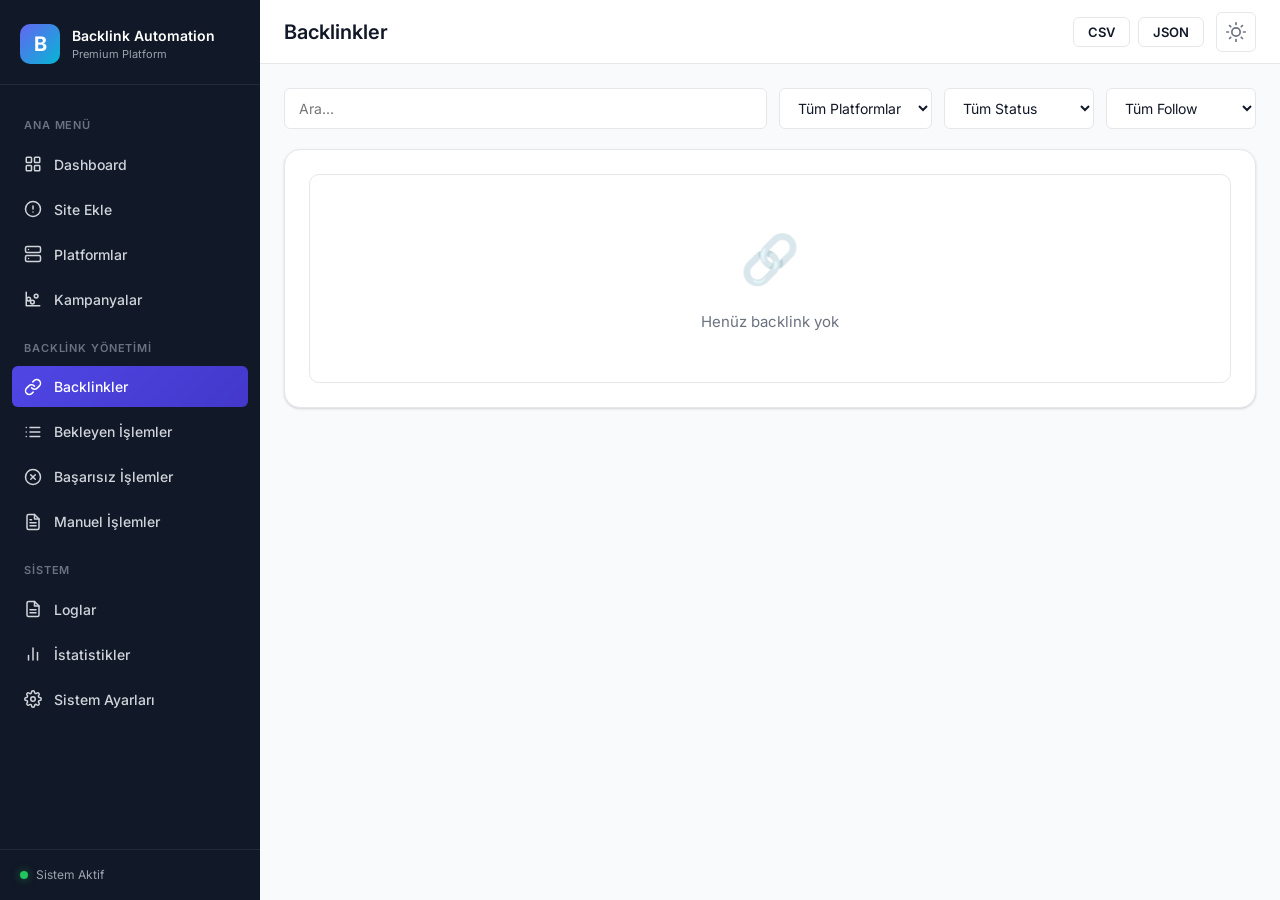
<file: backlinks.html>
<!DOCTYPE html>
<html lang="tr" data-theme="light">
<head>
  <meta charset="UTF-8">
  <meta name="viewport" content="width=device-width, initial-scale=1.0">
  <title>Backlinkler — Premium Backlink Automation</title>
  <link rel="preconnect" href="https://fonts.googleapis.com">
  <link rel="preconnect" href="https://fonts.gstatic.com" crossorigin>
  <link href="https://fonts.googleapis.com/css2?family=Inter:wght@400;500;600;700&family=JetBrains+Mono:wght@400;500&display=swap" rel="stylesheet">
  <link rel="stylesheet" href="assets/style.css">
  <link rel="icon" type="image/svg+xml" href="data:image/svg+xml,<svg xmlns='http://www.w3.org/2000/svg' viewBox='0 0 100 100'><rect width='100' height='100' rx='20' fill='%234f46e5'/><text x='50' y='70' font-size='60' font-weight='bold' fill='white' text-anchor='middle'>B</text></svg>">
</head>
<body>
<div class="app-layout">
  <aside class="sidebar">
    <div class="sidebar-header"><div class="sidebar-logo"><div class="sidebar-logo-icon">B</div><div class="sidebar-logo-text">Backlink Automation<span>Premium Platform</span></div></div></div>
    <nav class="sidebar-nav">
      <div class="sidebar-nav-section">Ana Menü</div>
      <a href="index.html" class="sidebar-nav-item"><svg xmlns="http://www.w3.org/2000/svg" width="18" height="18" viewBox="0 0 24 24" fill="none" stroke="currentColor" stroke-width="2" stroke-linecap="round" stroke-linejoin="round"><rect x="3" y="3" width="7" height="7" rx="1"/><rect x="14" y="3" width="7" height="7" rx="1"/><rect x="3" y="14" width="7" height="7" rx="1"/><rect x="14" y="14" width="7" height="7" rx="1"/></svg> Dashboard</a>
      <a href="site.html" class="sidebar-nav-item"><svg xmlns="http://www.w3.org/2000/svg" width="18" height="18" viewBox="0 0 24 24" fill="none" stroke="currentColor" stroke-width="2" stroke-linecap="round" stroke-linejoin="round"><circle cx="12" cy="12" r="10"/><line x1="12" y1="8" x2="12" y2="12"/><line x1="12" y1="16" x2="12.01" y2="16"/></svg> Site Ekle</a>
      <a href="platforms.html" class="sidebar-nav-item"><svg xmlns="http://www.w3.org/2000/svg" width="18" height="18" viewBox="0 0 24 24" fill="none" stroke="currentColor" stroke-width="2" stroke-linecap="round" stroke-linejoin="round"><rect x="2" y="2" width="20" height="8" rx="2"/><rect x="2" y="14" width="20" height="8" rx="2"/><line x1="6" y1="6" x2="6.01" y2="6"/><line x1="6" y1="18" x2="6.01" y2="18"/></svg> Platformlar</a>
      <a href="campaigns.html" class="sidebar-nav-item"><svg xmlns="http://www.w3.org/2000/svg" width="18" height="18" viewBox="0 0 24 24" fill="none" stroke="currentColor" stroke-width="2" stroke-linecap="round" stroke-linejoin="round"><path d="M3 3v18h18"/><path d="M18.7 8a2.5 2.5 0 0 0-5 0 2.5 2.5 0 0 0 5 0z"/><path d="M8.7 12a2.5 2.5 0 0 0-5 0 2.5 2.5 0 0 0 5 0z"/><path d="M13.7 16a2.5 2.5 0 0 0-5 0 2.5 2.5 0 0 0 5 0z"/></svg> Kampanyalar</a>
      <div class="sidebar-nav-section">Backlink Yönetimi</div>
      <a href="backlinks.html" class="sidebar-nav-item active"><svg xmlns="http://www.w3.org/2000/svg" width="18" height="18" viewBox="0 0 24 24" fill="none" stroke="currentColor" stroke-width="2" stroke-linecap="round" stroke-linejoin="round"><path d="M10 13a5 5 0 0 0 7.54.54l3-3a5 5 0 0 0-7.07-7.07l-1.72 1.71"/><path d="M14 11a5 5 0 0 0-7.54-.54l-3 3a5 5 0 0 0 7.07 7.07l1.71-1.71"/></svg> Backlinkler</a>
      <a href="queue.html" class="sidebar-nav-item"><svg xmlns="http://www.w3.org/2000/svg" width="18" height="18" viewBox="0 0 24 24" fill="none" stroke="currentColor" stroke-width="2" stroke-linecap="round" stroke-linejoin="round"><line x1="8" y1="6" x2="21" y2="6"/><line x1="8" y1="12" x2="21" y2="12"/><line x1="8" y1="18" x2="21" y2="18"/><line x1="3" y1="6" x2="3.01" y2="6"/><line x1="3" y1="12" x2="3.01" y2="12"/><line x1="3" y1="18" x2="3.01" y2="18"/></svg> Bekleyen İşlemler</a>
      <a href="failed.html" class="sidebar-nav-item"><svg xmlns="http://www.w3.org/2000/svg" width="18" height="18" viewBox="0 0 24 24" fill="none" stroke="currentColor" stroke-width="2" stroke-linecap="round" stroke-linejoin="round"><circle cx="12" cy="12" r="10"/><line x1="15" y1="9" x2="9" y2="15"/><line x1="9" y1="9" x2="15" y2="15"/></svg> Başarısız İşlemler</a>
      <a href="manual.html" class="sidebar-nav-item"><svg xmlns="http://www.w3.org/2000/svg" width="18" height="18" viewBox="0 0 24 24" fill="none" stroke="currentColor" stroke-width="2" stroke-linecap="round" stroke-linejoin="round"><path d="M14 2H6a2 2 0 0 0-2 2v16a2 2 0 0 0 2 2h12a2 2 0 0 0 2-2V8z"/><polyline points="14 2 14 8 20 8"/><line x1="16" y1="13" x2="8" y2="13"/><line x1="16" y1="17" x2="8" y2="17"/><polyline points="10 9 9 9 8 9"/></svg> Manuel İşlemler</a>
      <div class="sidebar-nav-section">Sistem</div>
      <a href="logs.html" class="sidebar-nav-item"><svg xmlns="http://www.w3.org/2000/svg" width="18" height="18" viewBox="0 0 24 24" fill="none" stroke="currentColor" stroke-width="2" stroke-linecap="round" stroke-linejoin="round"><path d="M14 2H6a2 2 0 0 0-2 2v16a2 2 0 0 0 2 2h12a2 2 0 0 0 2-2V8z"/><polyline points="14 2 14 8 20 8"/><line x1="16" y1="13" x2="8" y2="13"/><line x1="16" y1="17" x2="8" y2="17"/></svg> Loglar</a>
      <a href="statistics.html" class="sidebar-nav-item"><svg xmlns="http://www.w3.org/2000/svg" width="18" height="18" viewBox="0 0 24 24" fill="none" stroke="currentColor" stroke-width="2" stroke-linecap="round" stroke-linejoin="round"><line x1="18" y1="20" x2="18" y2="10"/><line x1="12" y1="20" x2="12" y2="4"/><line x1="6" y1="20" x2="6" y2="14"/></svg> İstatistikler</a>
      <a href="settings.html" class="sidebar-nav-item"><svg xmlns="http://www.w3.org/2000/svg" width="18" height="18" viewBox="0 0 24 24" fill="none" stroke="currentColor" stroke-width="2" stroke-linecap="round" stroke-linejoin="round"><circle cx="12" cy="12" r="3"/><path d="M19.4 15a1.65 1.65 0 0 0 .33 1.82l.06.06a2 2 0 0 1 0 2.83 2 2 0 0 1-2.83 0l-.06-.06a1.65 1.65 0 0 0-1.82-.33 1.65 1.65 0 0 0-1 1.51V21a2 2 0 0 1-2 2 2 2 0 0 1-2-2v-.09A1.65 1.65 0 0 0 9 19.4a1.65 1.65 0 0 0-1.82.33l-.06.06a2 2 0 0 1-2.83 0 2 2 0 0 1 0-2.83l.06-.06a1.65 1.65 0 0 0 .33-1.82 1.65 1.65 0 0 0-1.51-1H3a2 2 0 0 1-2-2 2 2 0 0 1 2-2h.09A1.65 1.65 0 0 0 4.6 9a1.65 1.65 0 0 0-.33-1.82l-.06-.06a2 2 0 0 1 0-2.83 2 2 0 0 1 2.83 0l.06.06a1.65 1.65 0 0 0 1.82.33H9a1.65 1.65 0 0 0 1-1.51V3a2 2 0 0 1 2-2 2 2 0 0 1 2 2v.09a1.65 1.65 0 0 0 1 1.51 1.65 1.65 0 0 0 1.82-.33l.06-.06a2 2 0 0 1 2.83 0 2 2 0 0 1 0 2.83l-.06.06a1.65 1.65 0 0 0-.33 1.82V9a1.65 1.65 0 0 0 1.51 1H21a2 2 0 0 1 2 2 2 2 0 0 1-2 2h-.09a1.65 1.65 0 0 0-1.51 1z"/></svg> Sistem Ayarları</a>
    </nav>
    <div class="sidebar-footer"><div class="sidebar-status"><span class="status-dot active"></span><span>Sistem Aktif</span></div></div>
  </aside>
  <div class="main-content">
    <header class="header">
      <div style="display:flex;align-items:center;gap:12px">
        <button class="menu-toggle" id="menuToggle"><svg xmlns="http://www.w3.org/2000/svg" width="20" height="20" viewBox="0 0 24 24" fill="none" stroke="currentColor" stroke-width="2"><line x1="3" y1="12" x2="21" y2="12"/><line x1="3" y1="6" x2="21" y2="6"/><line x1="3" y1="18" x2="21" y2="18"/></svg></button>
        <span class="header-title">Backlinkler</span>
      </div>
      <div class="header-actions">
        <div class="export-buttons">
          <button class="btn btn-secondary btn-sm" id="exportCsv">CSV</button>
          <button class="btn btn-secondary btn-sm" id="exportJson">JSON</button>
        </div>
        <button class="theme-toggle" id="themeToggle"><svg xmlns="http://www.w3.org/2000/svg" width="20" height="20" viewBox="0 0 24 24" fill="none" stroke="currentColor" stroke-width="2" stroke-linecap="round" stroke-linejoin="round"><circle cx="12" cy="12" r="5"/><line x1="12" y1="1" x2="12" y2="3"/><line x1="12" y1="21" x2="12" y2="23"/><line x1="4.22" y1="4.22" x2="5.64" y2="5.64"/><line x1="18.36" y1="18.36" x2="19.78" y2="19.78"/><line x1="1" y1="12" x2="3" y2="12"/><line x1="21" y1="12" x2="23" y2="12"/><line x1="4.22" y1="19.78" x2="5.64" y2="18.36"/><line x1="18.36" y1="5.64" x2="19.78" y2="4.22"/></svg></button>
      </div>
    </header>
    <main class="content-area">
      <div class="filter-bar">
        <input type="text" class="form-input filter-search" placeholder="Ara...">
        <select class="form-select"><option value="">Tüm Platformlar</option><option>GitHub</option><option>Blogger</option><option>Dev.to</option><option>WordPress</option></select>
        <select class="form-select"><option value="">Tüm Status</option><option>Verified</option><option>Pending</option><option>Failed</option><option>Removed</option></select>
        <select class="form-select"><option value="">Tüm Follow</option><option>Dofollow</option><option>Nofollow</option></select>
      </div>
      <div class="card">
        <div class="table-container" id="backlinksTable"></div>
      </div>
    </main>
  </div>
</div>
<script src="assets/app.js"></script>
</body>
</html>
</file>
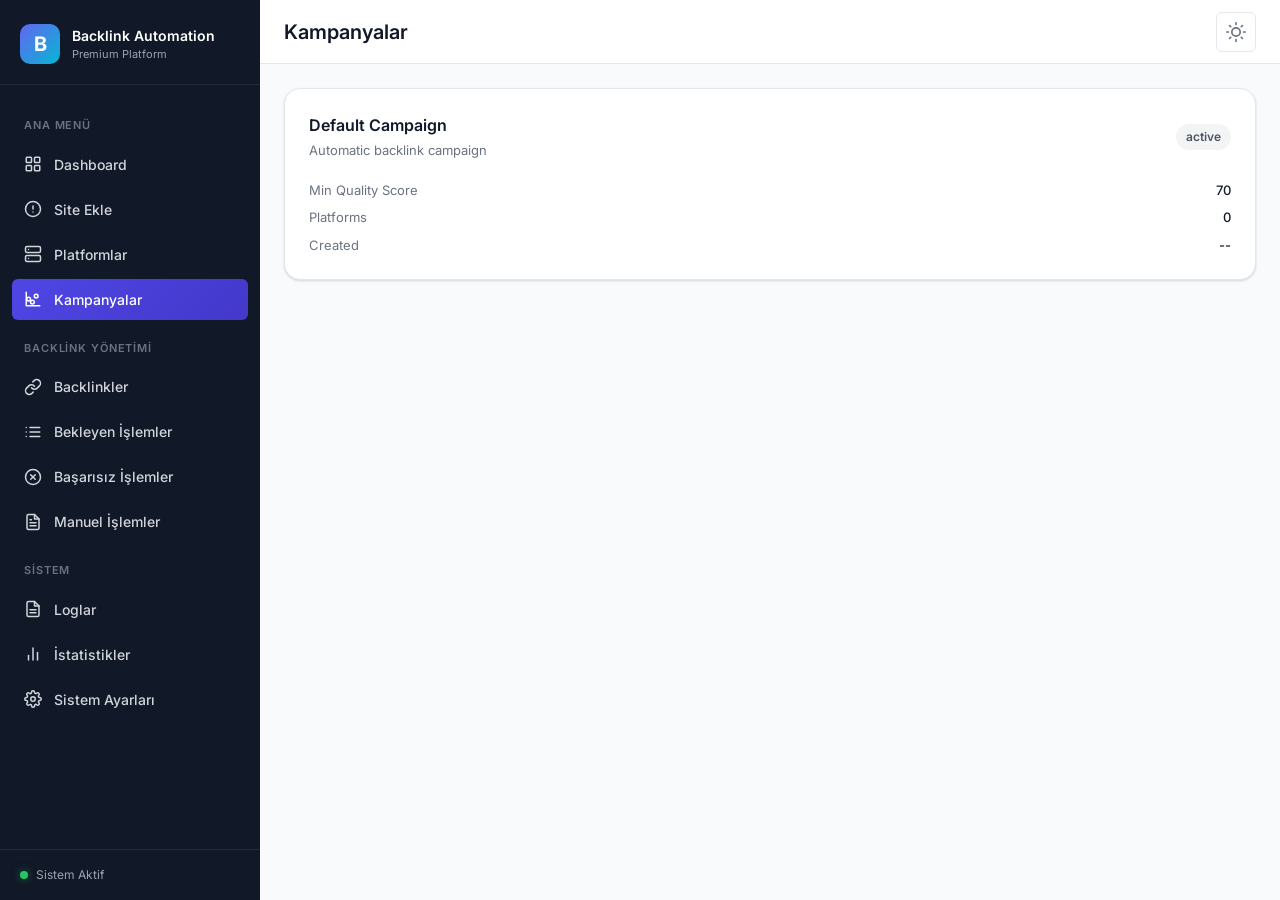
<file: campaigns.html>
<!DOCTYPE html>
<html lang="tr" data-theme="light">
<head>
  <meta charset="UTF-8">
  <meta name="viewport" content="width=device-width, initial-scale=1.0">
  <title>Kampanyalar — Premium Backlink Automation</title>
  <link rel="preconnect" href="https://fonts.googleapis.com">
  <link rel="preconnect" href="https://fonts.gstatic.com" crossorigin>
  <link href="https://fonts.googleapis.com/css2?family=Inter:wght@400;500;600;700&family=JetBrains+Mono:wght@400;500&display=swap" rel="stylesheet">
  <link rel="stylesheet" href="assets/style.css">
  <link rel="icon" type="image/svg+xml" href="data:image/svg+xml,<svg xmlns='http://www.w3.org/2000/svg' viewBox='0 0 100 100'><rect width='100' height='100' rx='20' fill='%234f46e5'/><text x='50' y='70' font-size='60' font-weight='bold' fill='white' text-anchor='middle'>B</text></svg>">
</head>
<body>
<div class="app-layout">
  <aside class="sidebar">
    <div class="sidebar-header"><div class="sidebar-logo"><div class="sidebar-logo-icon">B</div><div class="sidebar-logo-text">Backlink Automation<span>Premium Platform</span></div></div></div>
    <nav class="sidebar-nav">
      <div class="sidebar-nav-section">Ana Menü</div>
      <a href="index.html" class="sidebar-nav-item"><svg xmlns="http://www.w3.org/2000/svg" width="18" height="18" viewBox="0 0 24 24" fill="none" stroke="currentColor" stroke-width="2" stroke-linecap="round" stroke-linejoin="round"><rect x="3" y="3" width="7" height="7" rx="1"/><rect x="14" y="3" width="7" height="7" rx="1"/><rect x="3" y="14" width="7" height="7" rx="1"/><rect x="14" y="14" width="7" height="7" rx="1"/></svg> Dashboard</a>
      <a href="site.html" class="sidebar-nav-item"><svg xmlns="http://www.w3.org/2000/svg" width="18" height="18" viewBox="0 0 24 24" fill="none" stroke="currentColor" stroke-width="2" stroke-linecap="round" stroke-linejoin="round"><circle cx="12" cy="12" r="10"/><line x1="12" y1="8" x2="12" y2="12"/><line x1="12" y1="16" x2="12.01" y2="16"/></svg> Site Ekle</a>
      <a href="platforms.html" class="sidebar-nav-item"><svg xmlns="http://www.w3.org/2000/svg" width="18" height="18" viewBox="0 0 24 24" fill="none" stroke="currentColor" stroke-width="2" stroke-linecap="round" stroke-linejoin="round"><rect x="2" y="2" width="20" height="8" rx="2"/><rect x="2" y="14" width="20" height="8" rx="2"/><line x1="6" y1="6" x2="6.01" y2="6"/><line x1="6" y1="18" x2="6.01" y2="18"/></svg> Platformlar</a>
      <a href="campaigns.html" class="sidebar-nav-item active"><svg xmlns="http://www.w3.org/2000/svg" width="18" height="18" viewBox="0 0 24 24" fill="none" stroke="currentColor" stroke-width="2" stroke-linecap="round" stroke-linejoin="round"><path d="M3 3v18h18"/><path d="M18.7 8a2.5 2.5 0 0 0-5 0 2.5 2.5 0 0 0 5 0z"/><path d="M8.7 12a2.5 2.5 0 0 0-5 0 2.5 2.5 0 0 0 5 0z"/><path d="M13.7 16a2.5 2.5 0 0 0-5 0 2.5 2.5 0 0 0 5 0z"/></svg> Kampanyalar</a>
      <div class="sidebar-nav-section">Backlink Yönetimi</div>
      <a href="backlinks.html" class="sidebar-nav-item"><svg xmlns="http://www.w3.org/2000/svg" width="18" height="18" viewBox="0 0 24 24" fill="none" stroke="currentColor" stroke-width="2" stroke-linecap="round" stroke-linejoin="round"><path d="M10 13a5 5 0 0 0 7.54.54l3-3a5 5 0 0 0-7.07-7.07l-1.72 1.71"/><path d="M14 11a5 5 0 0 0-7.54-.54l-3 3a5 5 0 0 0 7.07 7.07l1.71-1.71"/></svg> Backlinkler</a>
      <a href="queue.html" class="sidebar-nav-item"><svg xmlns="http://www.w3.org/2000/svg" width="18" height="18" viewBox="0 0 24 24" fill="none" stroke="currentColor" stroke-width="2" stroke-linecap="round" stroke-linejoin="round"><line x1="8" y1="6" x2="21" y2="6"/><line x1="8" y1="12" x2="21" y2="12"/><line x1="8" y1="18" x2="21" y2="18"/><line x1="3" y1="6" x2="3.01" y2="6"/><line x1="3" y1="12" x2="3.01" y2="12"/><line x1="3" y1="18" x2="3.01" y2="18"/></svg> Bekleyen İşlemler</a>
      <a href="failed.html" class="sidebar-nav-item"><svg xmlns="http://www.w3.org/2000/svg" width="18" height="18" viewBox="0 0 24 24" fill="none" stroke="currentColor" stroke-width="2" stroke-linecap="round" stroke-linejoin="round"><circle cx="12" cy="12" r="10"/><line x1="15" y1="9" x2="9" y2="15"/><line x1="9" y1="9" x2="15" y2="15"/></svg> Başarısız İşlemler</a>
      <a href="manual.html" class="sidebar-nav-item"><svg xmlns="http://www.w3.org/2000/svg" width="18" height="18" viewBox="0 0 24 24" fill="none" stroke="currentColor" stroke-width="2" stroke-linecap="round" stroke-linejoin="round"><path d="M14 2H6a2 2 0 0 0-2 2v16a2 2 0 0 0 2 2h12a2 2 0 0 0 2-2V8z"/><polyline points="14 2 14 8 20 8"/><line x1="16" y1="13" x2="8" y2="13"/><line x1="16" y1="17" x2="8" y2="17"/><polyline points="10 9 9 9 8 9"/></svg> Manuel İşlemler</a>
      <div class="sidebar-nav-section">Sistem</div>
      <a href="logs.html" class="sidebar-nav-item"><svg xmlns="http://www.w3.org/2000/svg" width="18" height="18" viewBox="0 0 24 24" fill="none" stroke="currentColor" stroke-width="2" stroke-linecap="round" stroke-linejoin="round"><path d="M14 2H6a2 2 0 0 0-2 2v16a2 2 0 0 0 2 2h12a2 2 0 0 0 2-2V8z"/><polyline points="14 2 14 8 20 8"/><line x1="16" y1="13" x2="8" y2="13"/><line x1="16" y1="17" x2="8" y2="17"/></svg> Loglar</a>
      <a href="statistics.html" class="sidebar-nav-item"><svg xmlns="http://www.w3.org/2000/svg" width="18" height="18" viewBox="0 0 24 24" fill="none" stroke="currentColor" stroke-width="2" stroke-linecap="round" stroke-linejoin="round"><line x1="18" y1="20" x2="18" y2="10"/><line x1="12" y1="20" x2="12" y2="4"/><line x1="6" y1="20" x2="6" y2="14"/></svg> İstatistikler</a>
      <a href="settings.html" class="sidebar-nav-item"><svg xmlns="http://www.w3.org/2000/svg" width="18" height="18" viewBox="0 0 24 24" fill="none" stroke="currentColor" stroke-width="2" stroke-linecap="round" stroke-linejoin="round"><circle cx="12" cy="12" r="3"/><path d="M19.4 15a1.65 1.65 0 0 0 .33 1.82l.06.06a2 2 0 0 1 0 2.83 2 2 0 0 1-2.83 0l-.06-.06a1.65 1.65 0 0 0-1.82-.33 1.65 1.65 0 0 0-1 1.51V21a2 2 0 0 1-2 2 2 2 0 0 1-2-2v-.09A1.65 1.65 0 0 0 9 19.4a1.65 1.65 0 0 0-1.82.33l-.06.06a2 2 0 0 1-2.83 0 2 2 0 0 1 0-2.83l.06-.06a1.65 1.65 0 0 0 .33-1.82 1.65 1.65 0 0 0-1.51-1H3a2 2 0 0 1-2-2 2 2 0 0 1 2-2h.09A1.65 1.65 0 0 0 4.6 9a1.65 1.65 0 0 0-.33-1.82l-.06-.06a2 2 0 0 1 0-2.83 2 2 0 0 1 2.83 0l.06.06a1.65 1.65 0 0 0 1.82.33H9a1.65 1.65 0 0 0 1-1.51V3a2 2 0 0 1 2-2 2 2 0 0 1 2 2v.09a1.65 1.65 0 0 0 1 1.51 1.65 1.65 0 0 0 1.82-.33l.06-.06a2 2 0 0 1 2.83 0 2 2 0 0 1 0 2.83l-.06.06a1.65 1.65 0 0 0-.33 1.82V9a1.65 1.65 0 0 0 1.51 1H21a2 2 0 0 1 2 2 2 2 0 0 1-2 2h-.09a1.65 1.65 0 0 0-1.51 1z"/></svg> Sistem Ayarları</a>
    </nav>
    <div class="sidebar-footer"><div class="sidebar-status"><span class="status-dot active"></span><span>Sistem Aktif</span></div></div>
  </aside>
  <div class="main-content">
    <header class="header">
      <div style="display:flex;align-items:center;gap:12px">
        <button class="menu-toggle" id="menuToggle"><svg xmlns="http://www.w3.org/2000/svg" width="20" height="20" viewBox="0 0 24 24" fill="none" stroke="currentColor" stroke-width="2"><line x1="3" y1="12" x2="21" y2="12"/><line x1="3" y1="6" x2="21" y2="6"/><line x1="3" y1="18" x2="21" y2="18"/></svg></button>
        <span class="header-title">Kampanyalar</span>
      </div>
      <div class="header-actions"><button class="theme-toggle" id="themeToggle"><svg xmlns="http://www.w3.org/2000/svg" width="20" height="20" viewBox="0 0 24 24" fill="none" stroke="currentColor" stroke-width="2" stroke-linecap="round" stroke-linejoin="round"><circle cx="12" cy="12" r="5"/><line x1="12" y1="1" x2="12" y2="3"/><line x1="12" y1="21" x2="12" y2="23"/><line x1="4.22" y1="4.22" x2="5.64" y2="5.64"/><line x1="18.36" y1="18.36" x2="19.78" y2="19.78"/><line x1="1" y1="12" x2="3" y2="12"/><line x1="21" y1="12" x2="23" y2="12"/><line x1="4.22" y1="19.78" x2="5.64" y2="18.36"/><line x1="18.36" y1="5.64" x2="19.78" y2="4.22"/></svg></button></div>
    </header>
    <main class="content-area">
      <div id="campaignsContent"></div>
    </main>
  </div>
</div>
<script src="assets/app.js"></script>
</body>
</html>
</file>
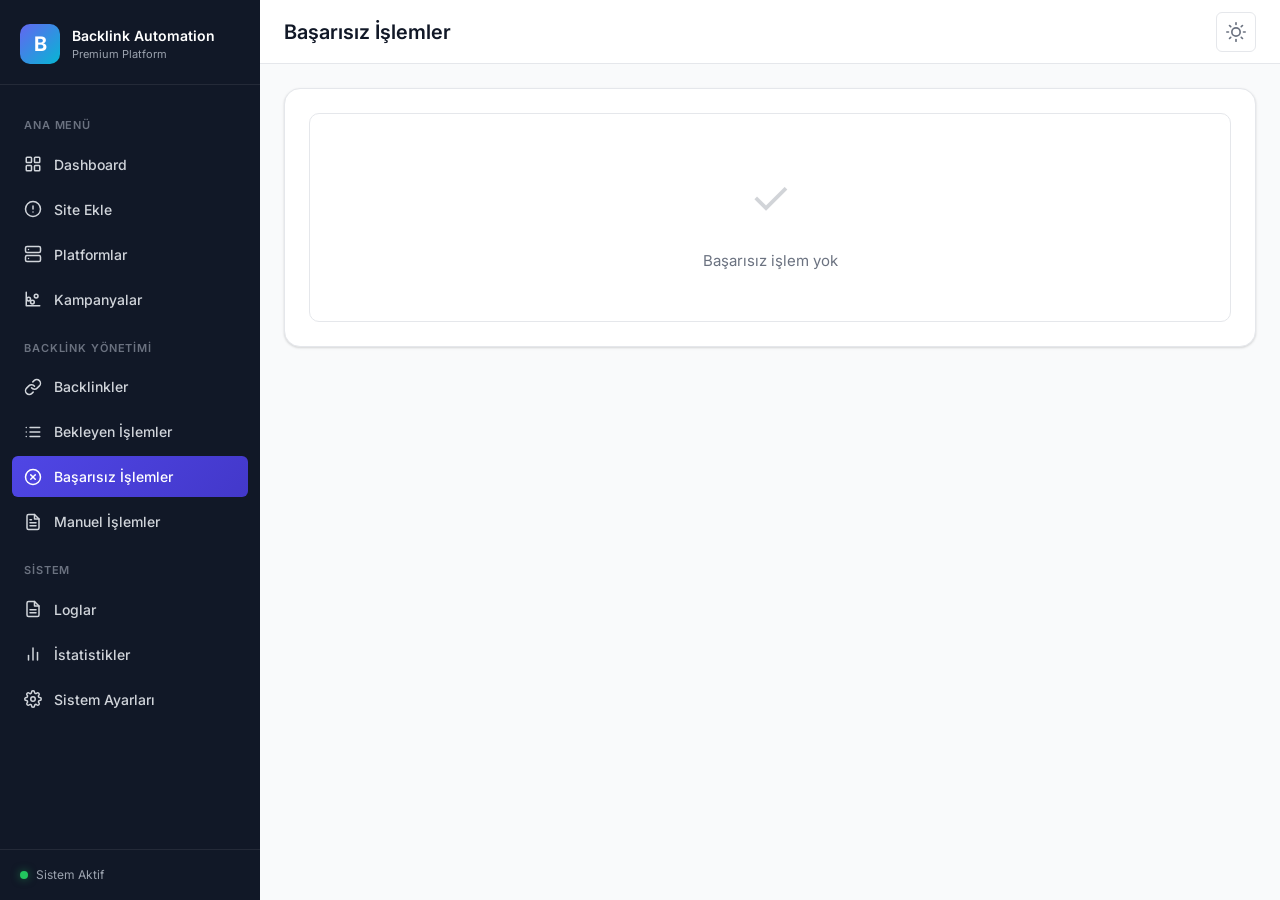
<file: failed.html>
<!DOCTYPE html>
<html lang="tr" data-theme="light">
<head>
  <meta charset="UTF-8">
  <meta name="viewport" content="width=device-width, initial-scale=1.0">
  <title>Başarısız İşlemler — Premium Backlink Automation</title>
  <link rel="preconnect" href="https://fonts.googleapis.com">
  <link rel="preconnect" href="https://fonts.gstatic.com" crossorigin>
  <link href="https://fonts.googleapis.com/css2?family=Inter:wght@400;500;600;700&family=JetBrains+Mono:wght@400;500&display=swap" rel="stylesheet">
  <link rel="stylesheet" href="assets/style.css">
  <link rel="icon" type="image/svg+xml" href="data:image/svg+xml,<svg xmlns='http://www.w3.org/2000/svg' viewBox='0 0 100 100'><rect width='100' height='100' rx='20' fill='%234f46e5'/><text x='50' y='70' font-size='60' font-weight='bold' fill='white' text-anchor='middle'>B</text></svg>">
</head>
<body>
<div class="app-layout">
  <aside class="sidebar">
    <div class="sidebar-header"><div class="sidebar-logo"><div class="sidebar-logo-icon">B</div><div class="sidebar-logo-text">Backlink Automation<span>Premium Platform</span></div></div></div>
    <nav class="sidebar-nav">
      <div class="sidebar-nav-section">Ana Menü</div>
      <a href="index.html" class="sidebar-nav-item"><svg xmlns="http://www.w3.org/2000/svg" width="18" height="18" viewBox="0 0 24 24" fill="none" stroke="currentColor" stroke-width="2" stroke-linecap="round" stroke-linejoin="round"><rect x="3" y="3" width="7" height="7" rx="1"/><rect x="14" y="3" width="7" height="7" rx="1"/><rect x="3" y="14" width="7" height="7" rx="1"/><rect x="14" y="14" width="7" height="7" rx="1"/></svg> Dashboard</a>
      <a href="site.html" class="sidebar-nav-item"><svg xmlns="http://www.w3.org/2000/svg" width="18" height="18" viewBox="0 0 24 24" fill="none" stroke="currentColor" stroke-width="2" stroke-linecap="round" stroke-linejoin="round"><circle cx="12" cy="12" r="10"/><line x1="12" y1="8" x2="12" y2="12"/><line x1="12" y1="16" x2="12.01" y2="16"/></svg> Site Ekle</a>
      <a href="platforms.html" class="sidebar-nav-item"><svg xmlns="http://www.w3.org/2000/svg" width="18" height="18" viewBox="0 0 24 24" fill="none" stroke="currentColor" stroke-width="2" stroke-linecap="round" stroke-linejoin="round"><rect x="2" y="2" width="20" height="8" rx="2"/><rect x="2" y="14" width="20" height="8" rx="2"/><line x1="6" y1="6" x2="6.01" y2="6"/><line x1="6" y1="18" x2="6.01" y2="18"/></svg> Platformlar</a>
      <a href="campaigns.html" class="sidebar-nav-item"><svg xmlns="http://www.w3.org/2000/svg" width="18" height="18" viewBox="0 0 24 24" fill="none" stroke="currentColor" stroke-width="2" stroke-linecap="round" stroke-linejoin="round"><path d="M3 3v18h18"/><path d="M18.7 8a2.5 2.5 0 0 0-5 0 2.5 2.5 0 0 0 5 0z"/><path d="M8.7 12a2.5 2.5 0 0 0-5 0 2.5 2.5 0 0 0 5 0z"/><path d="M13.7 16a2.5 2.5 0 0 0-5 0 2.5 2.5 0 0 0 5 0z"/></svg> Kampanyalar</a>
      <div class="sidebar-nav-section">Backlink Yönetimi</div>
      <a href="backlinks.html" class="sidebar-nav-item"><svg xmlns="http://www.w3.org/2000/svg" width="18" height="18" viewBox="0 0 24 24" fill="none" stroke="currentColor" stroke-width="2" stroke-linecap="round" stroke-linejoin="round"><path d="M10 13a5 5 0 0 0 7.54.54l3-3a5 5 0 0 0-7.07-7.07l-1.72 1.71"/><path d="M14 11a5 5 0 0 0-7.54-.54l-3 3a5 5 0 0 0 7.07 7.07l1.71-1.71"/></svg> Backlinkler</a>
      <a href="queue.html" class="sidebar-nav-item"><svg xmlns="http://www.w3.org/2000/svg" width="18" height="18" viewBox="0 0 24 24" fill="none" stroke="currentColor" stroke-width="2" stroke-linecap="round" stroke-linejoin="round"><line x1="8" y1="6" x2="21" y2="6"/><line x1="8" y1="12" x2="21" y2="12"/><line x1="8" y1="18" x2="21" y2="18"/><line x1="3" y1="6" x2="3.01" y2="6"/><line x1="3" y1="12" x2="3.01" y2="12"/><line x1="3" y1="18" x2="3.01" y2="18"/></svg> Bekleyen İşlemler</a>
      <a href="failed.html" class="sidebar-nav-item active"><svg xmlns="http://www.w3.org/2000/svg" width="18" height="18" viewBox="0 0 24 24" fill="none" stroke="currentColor" stroke-width="2" stroke-linecap="round" stroke-linejoin="round"><circle cx="12" cy="12" r="10"/><line x1="15" y1="9" x2="9" y2="15"/><line x1="9" y1="9" x2="15" y2="15"/></svg> Başarısız İşlemler</a>
      <a href="manual.html" class="sidebar-nav-item"><svg xmlns="http://www.w3.org/2000/svg" width="18" height="18" viewBox="0 0 24 24" fill="none" stroke="currentColor" stroke-width="2" stroke-linecap="round" stroke-linejoin="round"><path d="M14 2H6a2 2 0 0 0-2 2v16a2 2 0 0 0 2 2h12a2 2 0 0 0 2-2V8z"/><polyline points="14 2 14 8 20 8"/><line x1="16" y1="13" x2="8" y2="13"/><line x1="16" y1="17" x2="8" y2="17"/><polyline points="10 9 9 9 8 9"/></svg> Manuel İşlemler</a>
      <div class="sidebar-nav-section">Sistem</div>
      <a href="logs.html" class="sidebar-nav-item"><svg xmlns="http://www.w3.org/2000/svg" width="18" height="18" viewBox="0 0 24 24" fill="none" stroke="currentColor" stroke-width="2" stroke-linecap="round" stroke-linejoin="round"><path d="M14 2H6a2 2 0 0 0-2 2v16a2 2 0 0 0 2 2h12a2 2 0 0 0 2-2V8z"/><polyline points="14 2 14 8 20 8"/><line x1="16" y1="13" x2="8" y2="13"/><line x1="16" y1="17" x2="8" y2="17"/></svg> Loglar</a>
      <a href="statistics.html" class="sidebar-nav-item"><svg xmlns="http://www.w3.org/2000/svg" width="18" height="18" viewBox="0 0 24 24" fill="none" stroke="currentColor" stroke-width="2" stroke-linecap="round" stroke-linejoin="round"><line x1="18" y1="20" x2="18" y2="10"/><line x1="12" y1="20" x2="12" y2="4"/><line x1="6" y1="20" x2="6" y2="14"/></svg> İstatistikler</a>
      <a href="settings.html" class="sidebar-nav-item"><svg xmlns="http://www.w3.org/2000/svg" width="18" height="18" viewBox="0 0 24 24" fill="none" stroke="currentColor" stroke-width="2" stroke-linecap="round" stroke-linejoin="round"><circle cx="12" cy="12" r="3"/><path d="M19.4 15a1.65 1.65 0 0 0 .33 1.82l.06.06a2 2 0 0 1 0 2.83 2 2 0 0 1-2.83 0l-.06-.06a1.65 1.65 0 0 0-1.82-.33 1.65 1.65 0 0 0-1 1.51V21a2 2 0 0 1-2 2 2 2 0 0 1-2-2v-.09A1.65 1.65 0 0 0 9 19.4a1.65 1.65 0 0 0-1.82.33l-.06.06a2 2 0 0 1-2.83 0 2 2 0 0 1 0-2.83l.06-.06a1.65 1.65 0 0 0 .33-1.82 1.65 1.65 0 0 0-1.51-1H3a2 2 0 0 1-2-2 2 2 0 0 1 2-2h.09A1.65 1.65 0 0 0 4.6 9a1.65 1.65 0 0 0-.33-1.82l-.06-.06a2 2 0 0 1 0-2.83 2 2 0 0 1 2.83 0l.06.06a1.65 1.65 0 0 0 1.82.33H9a1.65 1.65 0 0 0 1-1.51V3a2 2 0 0 1 2-2 2 2 0 0 1 2 2v.09a1.65 1.65 0 0 0 1 1.51 1.65 1.65 0 0 0 1.82-.33l.06-.06a2 2 0 0 1 2.83 0 2 2 0 0 1 0 2.83l-.06.06a1.65 1.65 0 0 0-.33 1.82V9a1.65 1.65 0 0 0 1.51 1H21a2 2 0 0 1 2 2 2 2 0 0 1-2 2h-.09a1.65 1.65 0 0 0-1.51 1z"/></svg> Sistem Ayarları</a>
    </nav>
    <div class="sidebar-footer"><div class="sidebar-status"><span class="status-dot active"></span><span>Sistem Aktif</span></div></div>
  </aside>
  <div class="main-content">
    <header class="header">
      <div style="display:flex;align-items:center;gap:12px">
        <button class="menu-toggle" id="menuToggle"><svg xmlns="http://www.w3.org/2000/svg" width="20" height="20" viewBox="0 0 24 24" fill="none" stroke="currentColor" stroke-width="2"><line x1="3" y1="12" x2="21" y2="12"/><line x1="3" y1="6" x2="21" y2="6"/><line x1="3" y1="18" x2="21" y2="18"/></svg></button>
        <span class="header-title">Başarısız İşlemler</span>
      </div>
      <div class="header-actions"><button class="theme-toggle" id="themeToggle"><svg xmlns="http://www.w3.org/2000/svg" width="20" height="20" viewBox="0 0 24 24" fill="none" stroke="currentColor" stroke-width="2" stroke-linecap="round" stroke-linejoin="round"><circle cx="12" cy="12" r="5"/><line x1="12" y1="1" x2="12" y2="3"/><line x1="12" y1="21" x2="12" y2="23"/><line x1="4.22" y1="4.22" x2="5.64" y2="5.64"/><line x1="18.36" y1="18.36" x2="19.78" y2="19.78"/><line x1="1" y1="12" x2="3" y2="12"/><line x1="21" y1="12" x2="23" y2="12"/><line x1="4.22" y1="19.78" x2="5.64" y2="18.36"/><line x1="18.36" y1="5.64" x2="19.78" y2="4.22"/></svg></button></div>
    </header>
    <main class="content-area">
      <div class="card">
        <div class="table-container" id="failedTable"></div>
      </div>
    </main>
  </div>
</div>
<script src="assets/app.js"></script>
</body>
</html>
</file>
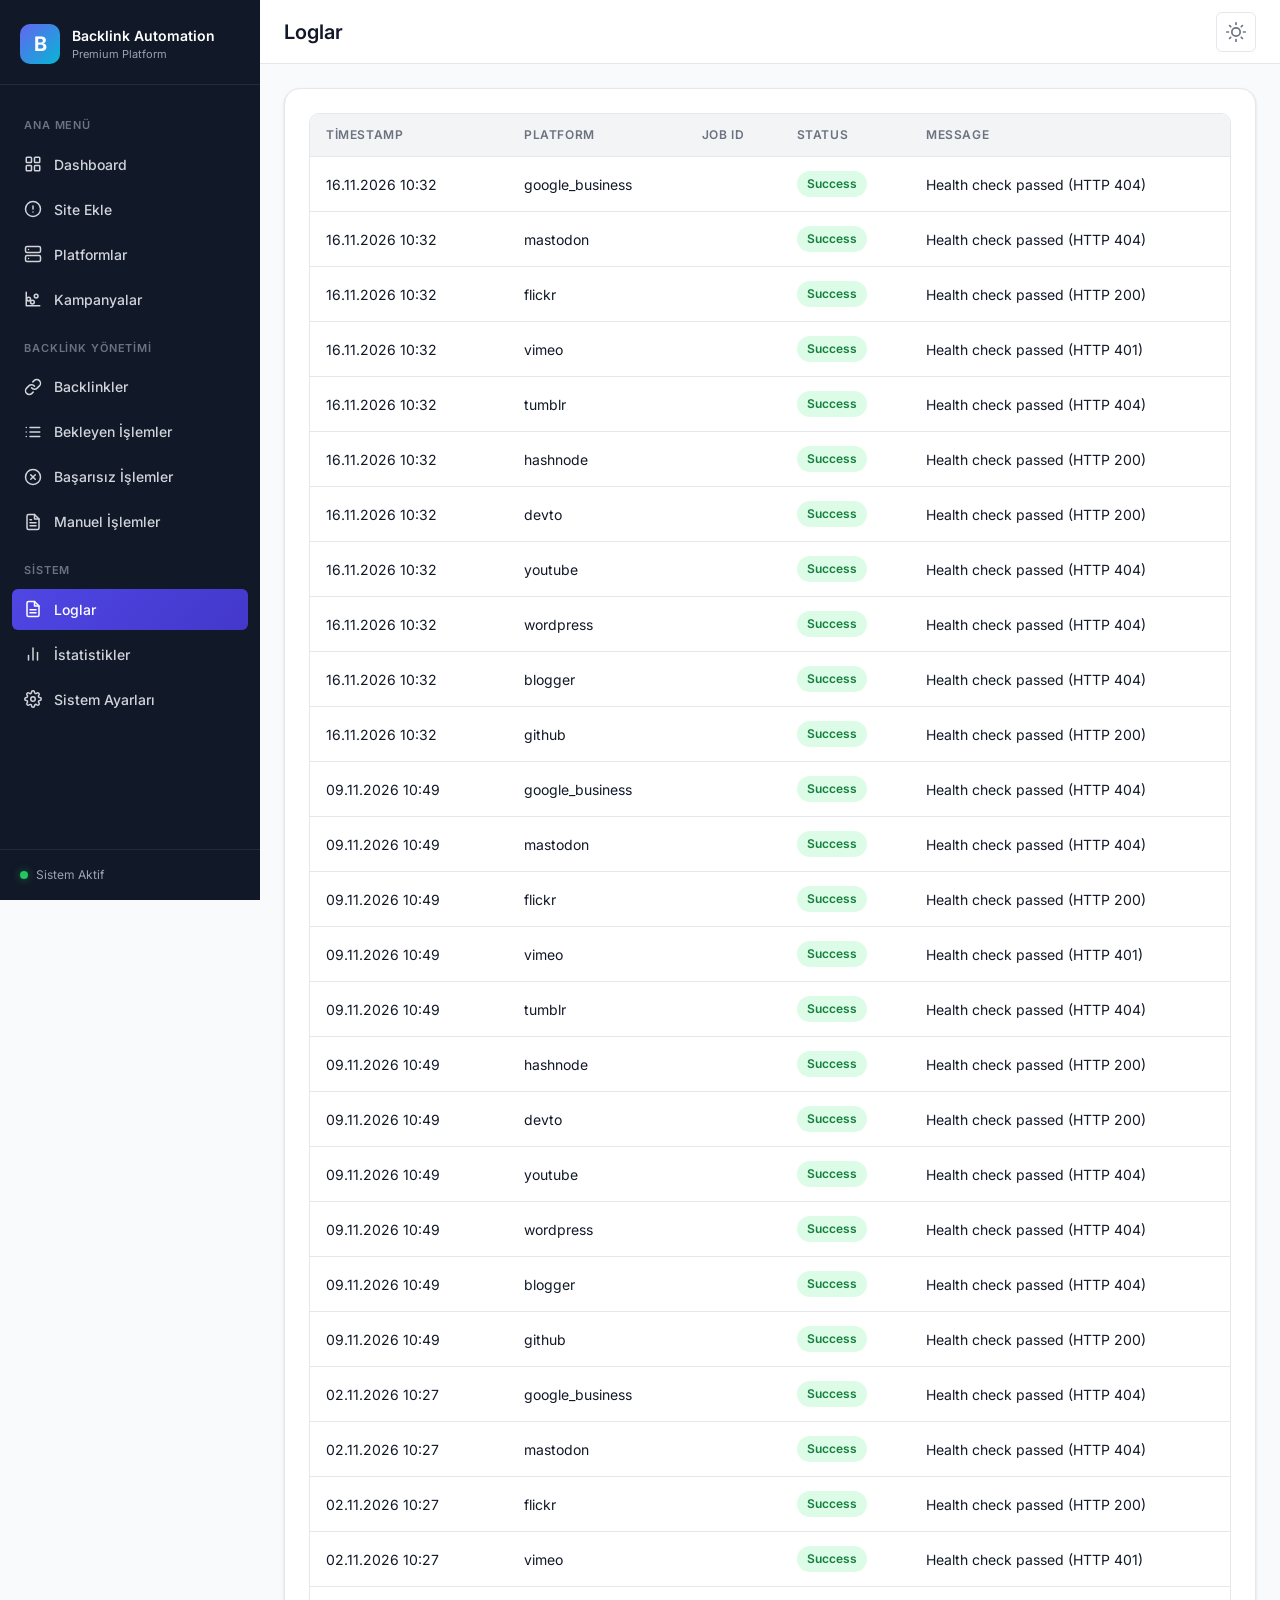
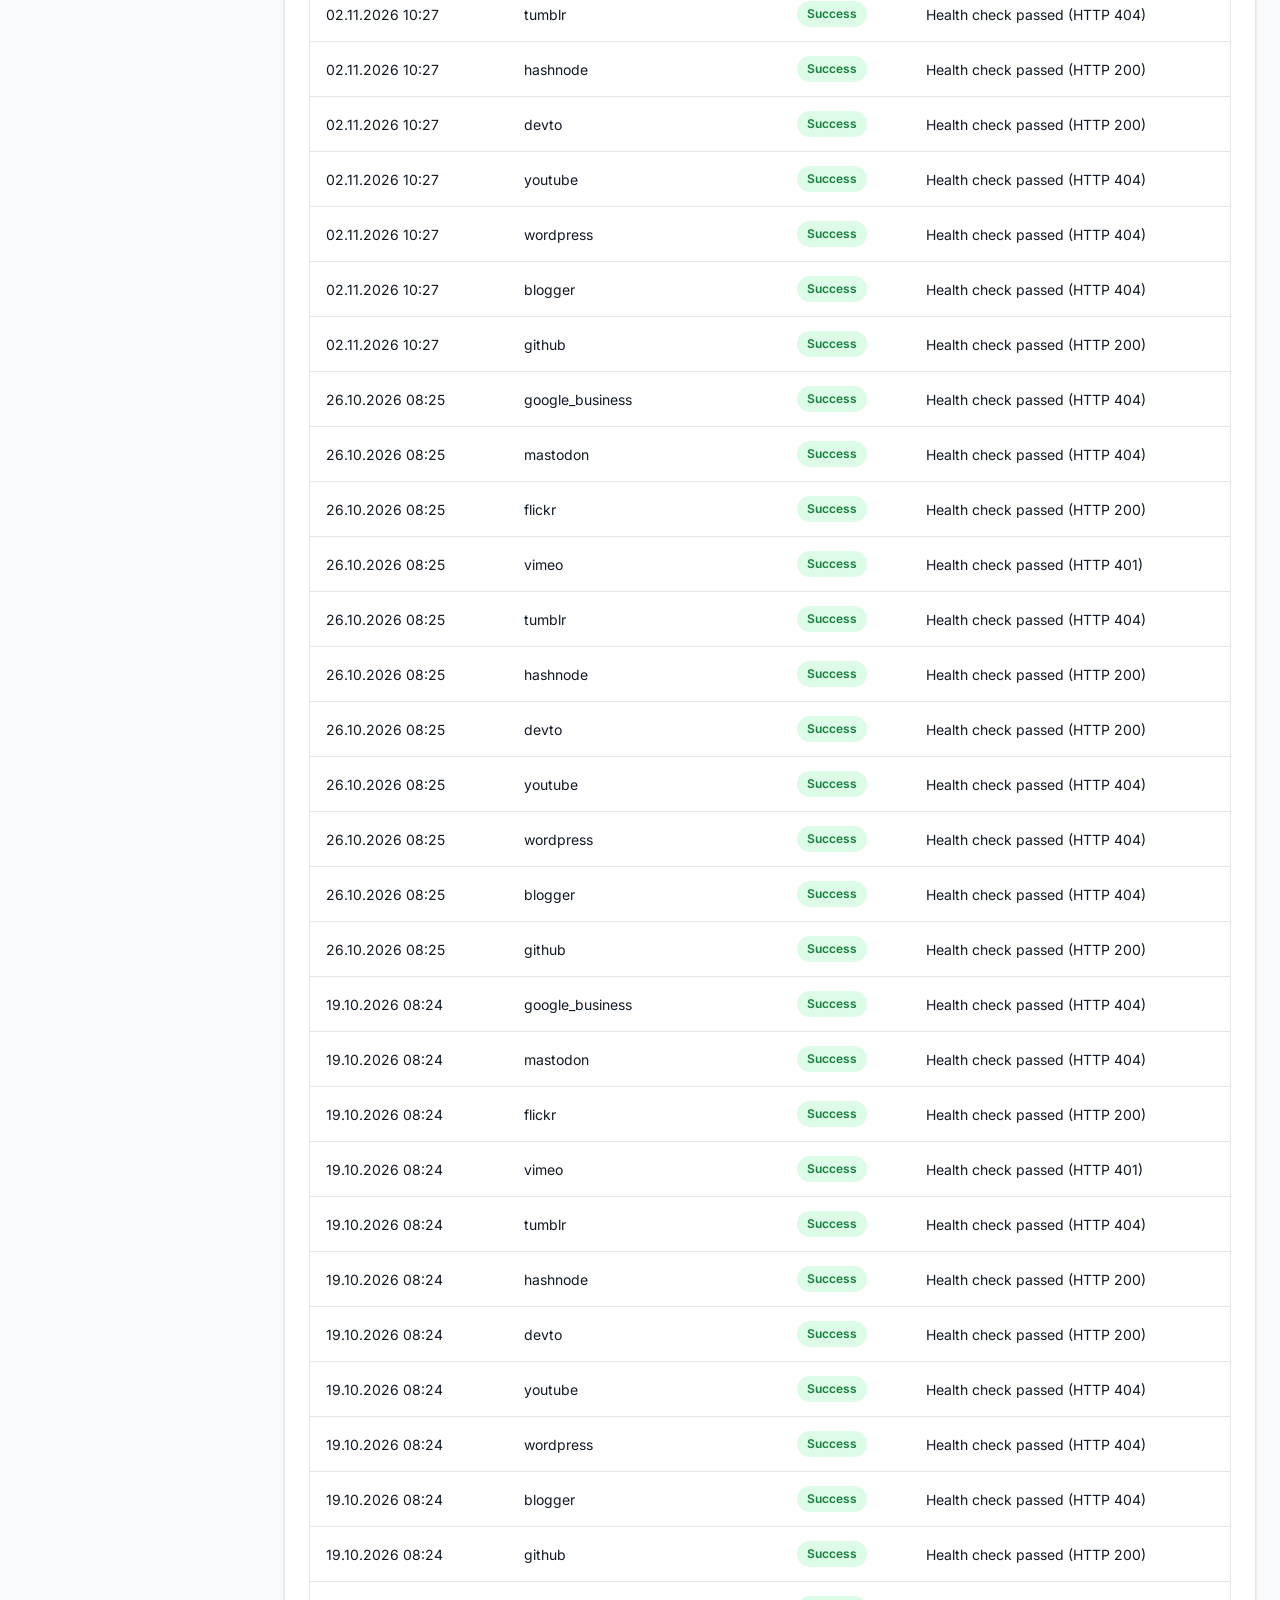
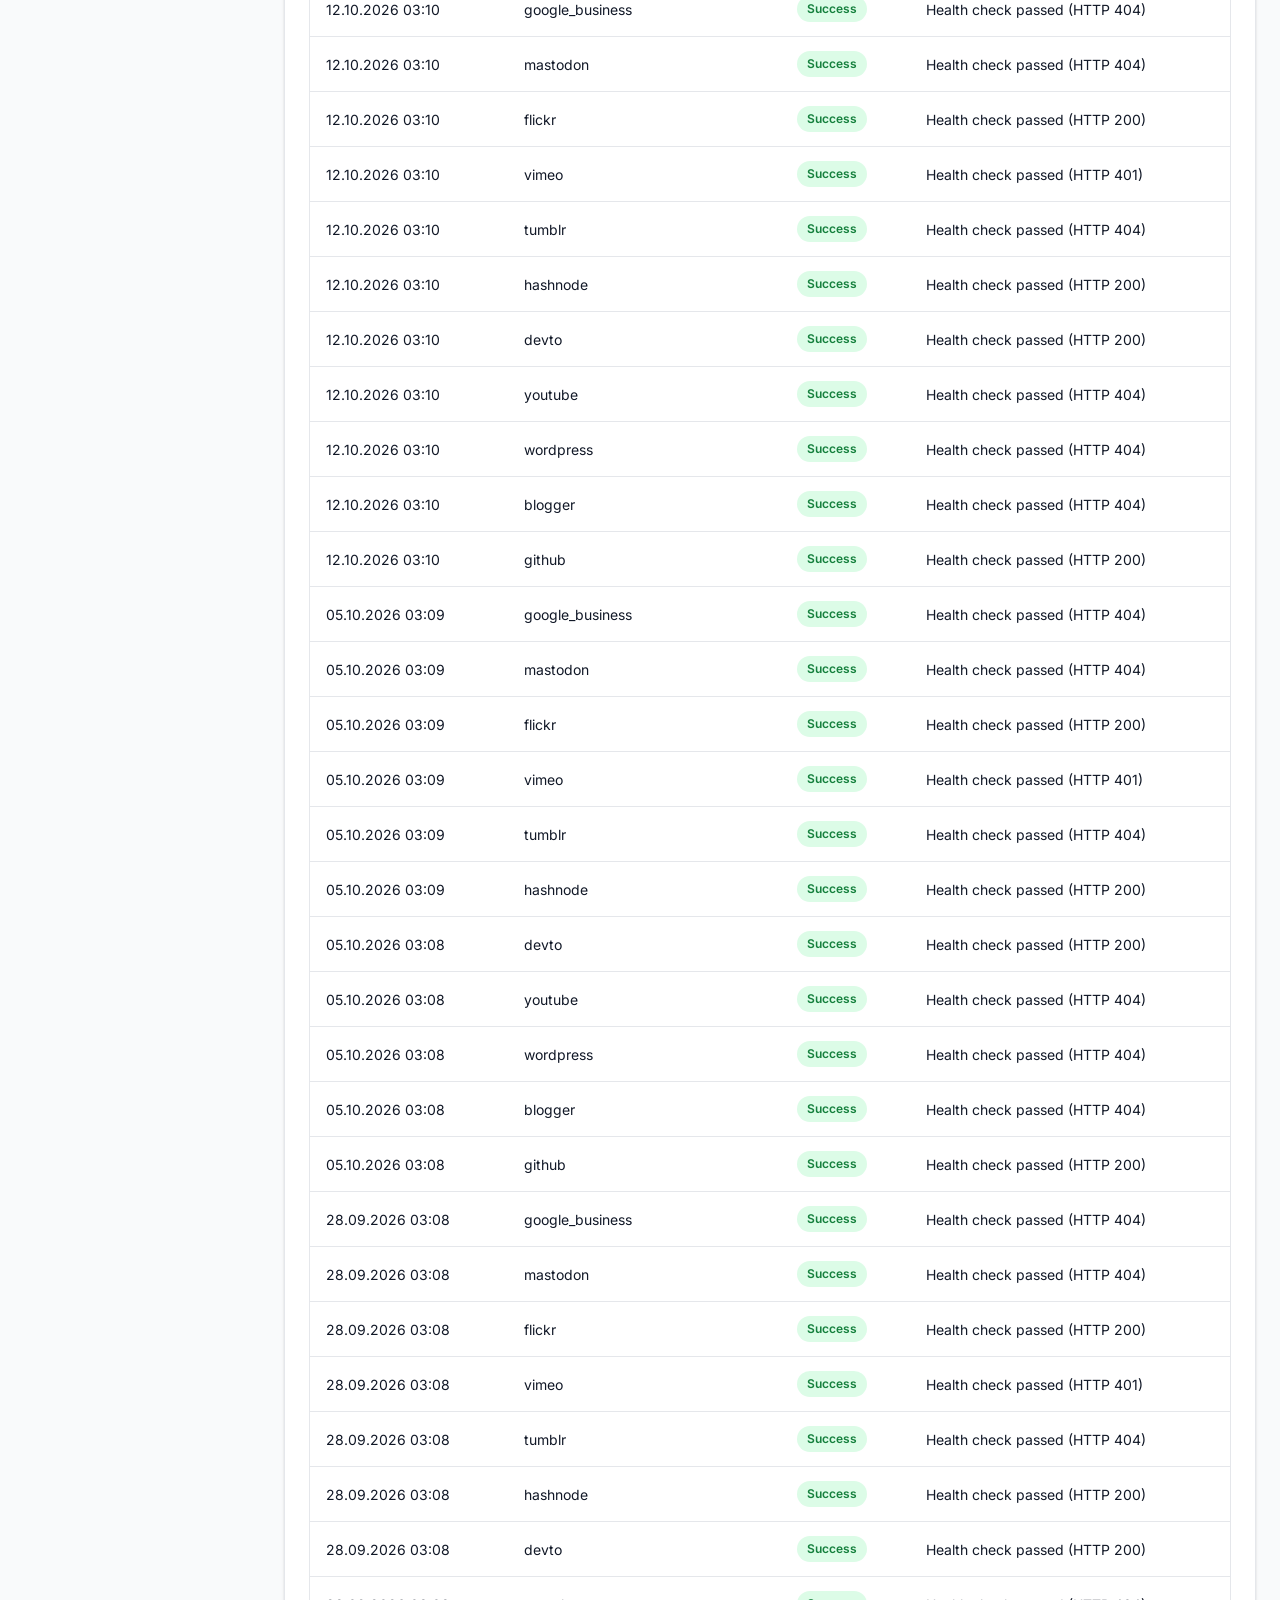
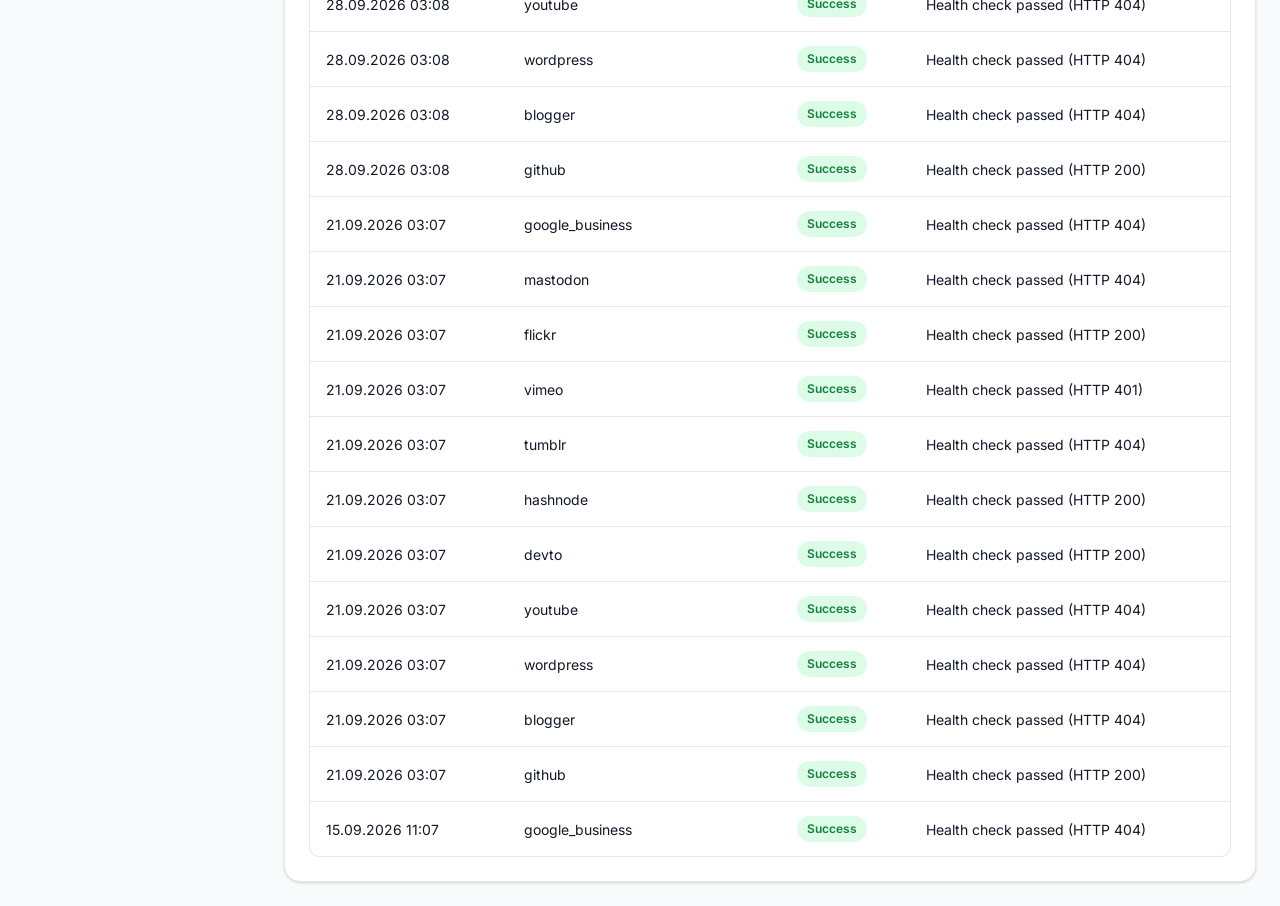
<file: logs.html>
<!DOCTYPE html>
<html lang="tr" data-theme="light">
<head>
  <meta charset="UTF-8">
  <meta name="viewport" content="width=device-width, initial-scale=1.0">
  <title>Loglar — Premium Backlink Automation</title>
  <link rel="preconnect" href="https://fonts.googleapis.com">
  <link rel="preconnect" href="https://fonts.gstatic.com" crossorigin>
  <link href="https://fonts.googleapis.com/css2?family=Inter:wght@400;500;600;700&family=JetBrains+Mono:wght@400;500&display=swap" rel="stylesheet">
  <link rel="stylesheet" href="assets/style.css">
  <link rel="icon" type="image/svg+xml" href="data:image/svg+xml,<svg xmlns='http://www.w3.org/2000/svg' viewBox='0 0 100 100'><rect width='100' height='100' rx='20' fill='%234f46e5'/><text x='50' y='70' font-size='60' font-weight='bold' fill='white' text-anchor='middle'>B</text></svg>">
</head>
<body>
<div class="app-layout">
  <aside class="sidebar">
    <div class="sidebar-header"><div class="sidebar-logo"><div class="sidebar-logo-icon">B</div><div class="sidebar-logo-text">Backlink Automation<span>Premium Platform</span></div></div></div>
    <nav class="sidebar-nav">
      <div class="sidebar-nav-section">Ana Menü</div>
      <a href="index.html" class="sidebar-nav-item"><svg xmlns="http://www.w3.org/2000/svg" width="18" height="18" viewBox="0 0 24 24" fill="none" stroke="currentColor" stroke-width="2" stroke-linecap="round" stroke-linejoin="round"><rect x="3" y="3" width="7" height="7" rx="1"/><rect x="14" y="3" width="7" height="7" rx="1"/><rect x="3" y="14" width="7" height="7" rx="1"/><rect x="14" y="14" width="7" height="7" rx="1"/></svg> Dashboard</a>
      <a href="site.html" class="sidebar-nav-item"><svg xmlns="http://www.w3.org/2000/svg" width="18" height="18" viewBox="0 0 24 24" fill="none" stroke="currentColor" stroke-width="2" stroke-linecap="round" stroke-linejoin="round"><circle cx="12" cy="12" r="10"/><line x1="12" y1="8" x2="12" y2="12"/><line x1="12" y1="16" x2="12.01" y2="16"/></svg> Site Ekle</a>
      <a href="platforms.html" class="sidebar-nav-item"><svg xmlns="http://www.w3.org/2000/svg" width="18" height="18" viewBox="0 0 24 24" fill="none" stroke="currentColor" stroke-width="2" stroke-linecap="round" stroke-linejoin="round"><rect x="2" y="2" width="20" height="8" rx="2"/><rect x="2" y="14" width="20" height="8" rx="2"/><line x1="6" y1="6" x2="6.01" y2="6"/><line x1="6" y1="18" x2="6.01" y2="18"/></svg> Platformlar</a>
      <a href="campaigns.html" class="sidebar-nav-item"><svg xmlns="http://www.w3.org/2000/svg" width="18" height="18" viewBox="0 0 24 24" fill="none" stroke="currentColor" stroke-width="2" stroke-linecap="round" stroke-linejoin="round"><path d="M3 3v18h18"/><path d="M18.7 8a2.5 2.5 0 0 0-5 0 2.5 2.5 0 0 0 5 0z"/><path d="M8.7 12a2.5 2.5 0 0 0-5 0 2.5 2.5 0 0 0 5 0z"/><path d="M13.7 16a2.5 2.5 0 0 0-5 0 2.5 2.5 0 0 0 5 0z"/></svg> Kampanyalar</a>
      <div class="sidebar-nav-section">Backlink Yönetimi</div>
      <a href="backlinks.html" class="sidebar-nav-item"><svg xmlns="http://www.w3.org/2000/svg" width="18" height="18" viewBox="0 0 24 24" fill="none" stroke="currentColor" stroke-width="2" stroke-linecap="round" stroke-linejoin="round"><path d="M10 13a5 5 0 0 0 7.54.54l3-3a5 5 0 0 0-7.07-7.07l-1.72 1.71"/><path d="M14 11a5 5 0 0 0-7.54-.54l-3 3a5 5 0 0 0 7.07 7.07l1.71-1.71"/></svg> Backlinkler</a>
      <a href="queue.html" class="sidebar-nav-item"><svg xmlns="http://www.w3.org/2000/svg" width="18" height="18" viewBox="0 0 24 24" fill="none" stroke="currentColor" stroke-width="2" stroke-linecap="round" stroke-linejoin="round"><line x1="8" y1="6" x2="21" y2="6"/><line x1="8" y1="12" x2="21" y2="12"/><line x1="8" y1="18" x2="21" y2="18"/><line x1="3" y1="6" x2="3.01" y2="6"/><line x1="3" y1="12" x2="3.01" y2="12"/><line x1="3" y1="18" x2="3.01" y2="18"/></svg> Bekleyen İşlemler</a>
      <a href="failed.html" class="sidebar-nav-item"><svg xmlns="http://www.w3.org/2000/svg" width="18" height="18" viewBox="0 0 24 24" fill="none" stroke="currentColor" stroke-width="2" stroke-linecap="round" stroke-linejoin="round"><circle cx="12" cy="12" r="10"/><line x1="15" y1="9" x2="9" y2="15"/><line x1="9" y1="9" x2="15" y2="15"/></svg> Başarısız İşlemler</a>
      <a href="manual.html" class="sidebar-nav-item"><svg xmlns="http://www.w3.org/2000/svg" width="18" height="18" viewBox="0 0 24 24" fill="none" stroke="currentColor" stroke-width="2" stroke-linecap="round" stroke-linejoin="round"><path d="M14 2H6a2 2 0 0 0-2 2v16a2 2 0 0 0 2 2h12a2 2 0 0 0 2-2V8z"/><polyline points="14 2 14 8 20 8"/><line x1="16" y1="13" x2="8" y2="13"/><line x1="16" y1="17" x2="8" y2="17"/><polyline points="10 9 9 9 8 9"/></svg> Manuel İşlemler</a>
      <div class="sidebar-nav-section">Sistem</div>
      <a href="logs.html" class="sidebar-nav-item active"><svg xmlns="http://www.w3.org/2000/svg" width="18" height="18" viewBox="0 0 24 24" fill="none" stroke="currentColor" stroke-width="2" stroke-linecap="round" stroke-linejoin="round"><path d="M14 2H6a2 2 0 0 0-2 2v16a2 2 0 0 0 2 2h12a2 2 0 0 0 2-2V8z"/><polyline points="14 2 14 8 20 8"/><line x1="16" y1="13" x2="8" y2="13"/><line x1="16" y1="17" x2="8" y2="17"/></svg> Loglar</a>
      <a href="statistics.html" class="sidebar-nav-item"><svg xmlns="http://www.w3.org/2000/svg" width="18" height="18" viewBox="0 0 24 24" fill="none" stroke="currentColor" stroke-width="2" stroke-linecap="round" stroke-linejoin="round"><line x1="18" y1="20" x2="18" y2="10"/><line x1="12" y1="20" x2="12" y2="4"/><line x1="6" y1="20" x2="6" y2="14"/></svg> İstatistikler</a>
      <a href="settings.html" class="sidebar-nav-item"><svg xmlns="http://www.w3.org/2000/svg" width="18" height="18" viewBox="0 0 24 24" fill="none" stroke="currentColor" stroke-width="2" stroke-linecap="round" stroke-linejoin="round"><circle cx="12" cy="12" r="3"/><path d="M19.4 15a1.65 1.65 0 0 0 .33 1.82l.06.06a2 2 0 0 1 0 2.83 2 2 0 0 1-2.83 0l-.06-.06a1.65 1.65 0 0 0-1.82-.33 1.65 1.65 0 0 0-1 1.51V21a2 2 0 0 1-2 2 2 2 0 0 1-2-2v-.09A1.65 1.65 0 0 0 9 19.4a1.65 1.65 0 0 0-1.82.33l-.06.06a2 2 0 0 1-2.83 0 2 2 0 0 1 0-2.83l.06-.06a1.65 1.65 0 0 0 .33-1.82 1.65 1.65 0 0 0-1.51-1H3a2 2 0 0 1-2-2 2 2 0 0 1 2-2h.09A1.65 1.65 0 0 0 4.6 9a1.65 1.65 0 0 0-.33-1.82l-.06-.06a2 2 0 0 1 0-2.83 2 2 0 0 1 2.83 0l.06.06a1.65 1.65 0 0 0 1.82.33H9a1.65 1.65 0 0 0 1-1.51V3a2 2 0 0 1 2-2 2 2 0 0 1 2 2v.09a1.65 1.65 0 0 0 1 1.51 1.65 1.65 0 0 0 1.82-.33l.06-.06a2 2 0 0 1 2.83 0 2 2 0 0 1 0 2.83l-.06.06a1.65 1.65 0 0 0-.33 1.82V9a1.65 1.65 0 0 0 1.51 1H21a2 2 0 0 1 2 2 2 2 0 0 1-2 2h-.09a1.65 1.65 0 0 0-1.51 1z"/></svg> Sistem Ayarları</a>
    </nav>
    <div class="sidebar-footer"><div class="sidebar-status"><span class="status-dot active"></span><span>Sistem Aktif</span></div></div>
  </aside>
  <div class="main-content">
    <header class="header">
      <div style="display:flex;align-items:center;gap:12px">
        <button class="menu-toggle" id="menuToggle"><svg xmlns="http://www.w3.org/2000/svg" width="20" height="20" viewBox="0 0 24 24" fill="none" stroke="currentColor" stroke-width="2"><line x1="3" y1="12" x2="21" y2="12"/><line x1="3" y1="6" x2="21" y2="6"/><line x1="3" y1="18" x2="21" y2="18"/></svg></button>
        <span class="header-title">Loglar</span>
      </div>
      <div class="header-actions"><button class="theme-toggle" id="themeToggle"><svg xmlns="http://www.w3.org/2000/svg" width="20" height="20" viewBox="0 0 24 24" fill="none" stroke="currentColor" stroke-width="2" stroke-linecap="round" stroke-linejoin="round"><circle cx="12" cy="12" r="5"/><line x1="12" y1="1" x2="12" y2="3"/><line x1="12" y1="21" x2="12" y2="23"/><line x1="4.22" y1="4.22" x2="5.64" y2="5.64"/><line x1="18.36" y1="18.36" x2="19.78" y2="19.78"/><line x1="1" y1="12" x2="3" y2="12"/><line x1="21" y1="12" x2="23" y2="12"/><line x1="4.22" y1="19.78" x2="5.64" y2="18.36"/><line x1="18.36" y1="5.64" x2="19.78" y2="4.22"/></svg></button></div>
    </header>
    <main class="content-area">
      <div class="card">
        <div class="table-container" id="logsTable"></div>
      </div>
    </main>
  </div>
</div>
<script src="assets/app.js"></script>
</body>
</html>
</file>
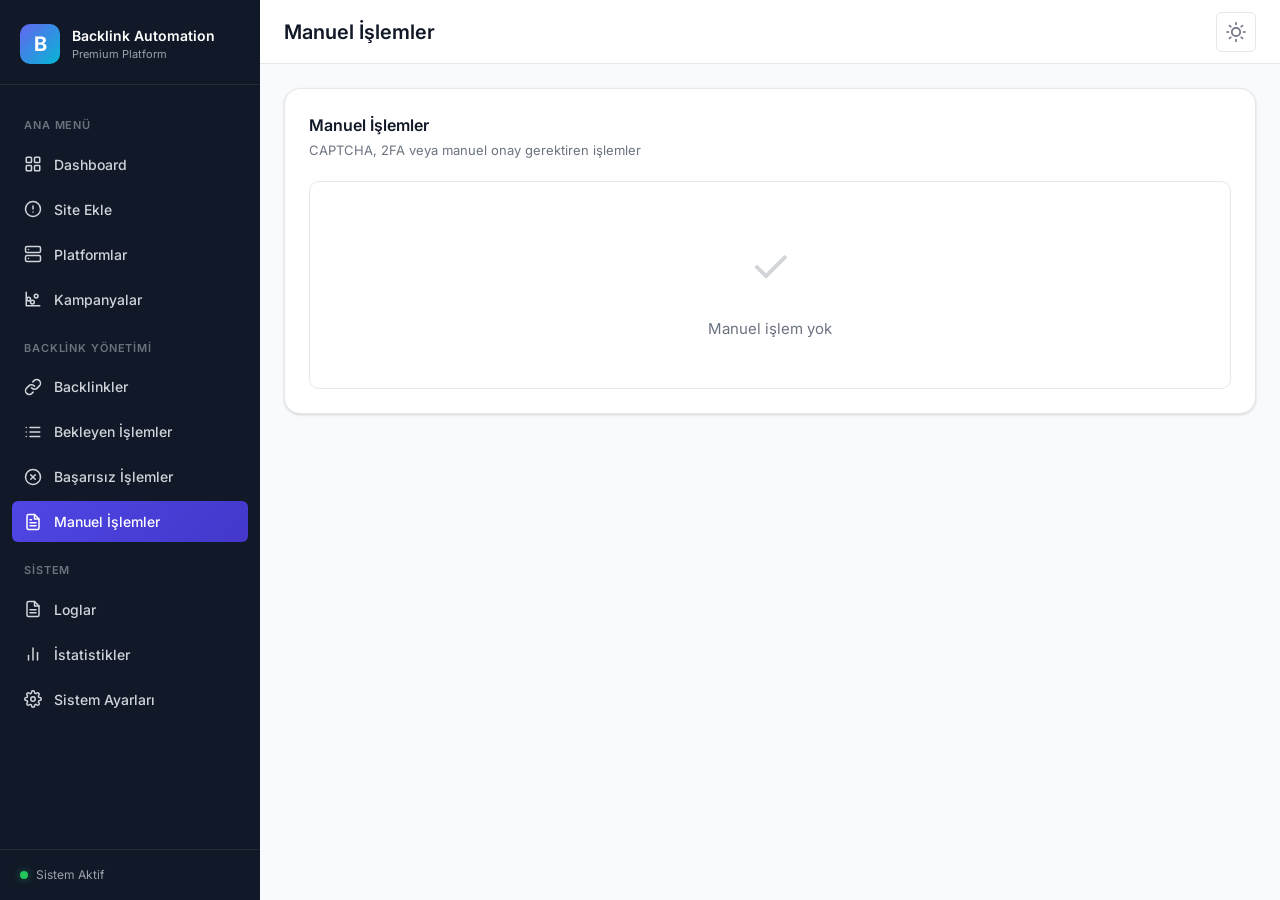
<file: manual.html>
<!DOCTYPE html>
<html lang="tr" data-theme="light">
<head>
  <meta charset="UTF-8">
  <meta name="viewport" content="width=device-width, initial-scale=1.0">
  <title>Manuel İşlemler — Premium Backlink Automation</title>
  <link rel="preconnect" href="https://fonts.googleapis.com">
  <link rel="preconnect" href="https://fonts.gstatic.com" crossorigin>
  <link href="https://fonts.googleapis.com/css2?family=Inter:wght@400;500;600;700&family=JetBrains+Mono:wght@400;500&display=swap" rel="stylesheet">
  <link rel="stylesheet" href="assets/style.css">
  <link rel="icon" type="image/svg+xml" href="data:image/svg+xml,<svg xmlns='http://www.w3.org/2000/svg' viewBox='0 0 100 100'><rect width='100' height='100' rx='20' fill='%234f46e5'/><text x='50' y='70' font-size='60' font-weight='bold' fill='white' text-anchor='middle'>B</text></svg>">
</head>
<body>
<div class="app-layout">
  <aside class="sidebar">
    <div class="sidebar-header"><div class="sidebar-logo"><div class="sidebar-logo-icon">B</div><div class="sidebar-logo-text">Backlink Automation<span>Premium Platform</span></div></div></div>
    <nav class="sidebar-nav">
      <div class="sidebar-nav-section">Ana Menü</div>
      <a href="index.html" class="sidebar-nav-item"><svg xmlns="http://www.w3.org/2000/svg" width="18" height="18" viewBox="0 0 24 24" fill="none" stroke="currentColor" stroke-width="2" stroke-linecap="round" stroke-linejoin="round"><rect x="3" y="3" width="7" height="7" rx="1"/><rect x="14" y="3" width="7" height="7" rx="1"/><rect x="3" y="14" width="7" height="7" rx="1"/><rect x="14" y="14" width="7" height="7" rx="1"/></svg> Dashboard</a>
      <a href="site.html" class="sidebar-nav-item"><svg xmlns="http://www.w3.org/2000/svg" width="18" height="18" viewBox="0 0 24 24" fill="none" stroke="currentColor" stroke-width="2" stroke-linecap="round" stroke-linejoin="round"><circle cx="12" cy="12" r="10"/><line x1="12" y1="8" x2="12" y2="12"/><line x1="12" y1="16" x2="12.01" y2="16"/></svg> Site Ekle</a>
      <a href="platforms.html" class="sidebar-nav-item"><svg xmlns="http://www.w3.org/2000/svg" width="18" height="18" viewBox="0 0 24 24" fill="none" stroke="currentColor" stroke-width="2" stroke-linecap="round" stroke-linejoin="round"><rect x="2" y="2" width="20" height="8" rx="2"/><rect x="2" y="14" width="20" height="8" rx="2"/><line x1="6" y1="6" x2="6.01" y2="6"/><line x1="6" y1="18" x2="6.01" y2="18"/></svg> Platformlar</a>
      <a href="campaigns.html" class="sidebar-nav-item"><svg xmlns="http://www.w3.org/2000/svg" width="18" height="18" viewBox="0 0 24 24" fill="none" stroke="currentColor" stroke-width="2" stroke-linecap="round" stroke-linejoin="round"><path d="M3 3v18h18"/><path d="M18.7 8a2.5 2.5 0 0 0-5 0 2.5 2.5 0 0 0 5 0z"/><path d="M8.7 12a2.5 2.5 0 0 0-5 0 2.5 2.5 0 0 0 5 0z"/><path d="M13.7 16a2.5 2.5 0 0 0-5 0 2.5 2.5 0 0 0 5 0z"/></svg> Kampanyalar</a>
      <div class="sidebar-nav-section">Backlink Yönetimi</div>
      <a href="backlinks.html" class="sidebar-nav-item"><svg xmlns="http://www.w3.org/2000/svg" width="18" height="18" viewBox="0 0 24 24" fill="none" stroke="currentColor" stroke-width="2" stroke-linecap="round" stroke-linejoin="round"><path d="M10 13a5 5 0 0 0 7.54.54l3-3a5 5 0 0 0-7.07-7.07l-1.72 1.71"/><path d="M14 11a5 5 0 0 0-7.54-.54l-3 3a5 5 0 0 0 7.07 7.07l1.71-1.71"/></svg> Backlinkler</a>
      <a href="queue.html" class="sidebar-nav-item"><svg xmlns="http://www.w3.org/2000/svg" width="18" height="18" viewBox="0 0 24 24" fill="none" stroke="currentColor" stroke-width="2" stroke-linecap="round" stroke-linejoin="round"><line x1="8" y1="6" x2="21" y2="6"/><line x1="8" y1="12" x2="21" y2="12"/><line x1="8" y1="18" x2="21" y2="18"/><line x1="3" y1="6" x2="3.01" y2="6"/><line x1="3" y1="12" x2="3.01" y2="12"/><line x1="3" y1="18" x2="3.01" y2="18"/></svg> Bekleyen İşlemler</a>
      <a href="failed.html" class="sidebar-nav-item"><svg xmlns="http://www.w3.org/2000/svg" width="18" height="18" viewBox="0 0 24 24" fill="none" stroke="currentColor" stroke-width="2" stroke-linecap="round" stroke-linejoin="round"><circle cx="12" cy="12" r="10"/><line x1="15" y1="9" x2="9" y2="15"/><line x1="9" y1="9" x2="15" y2="15"/></svg> Başarısız İşlemler</a>
      <a href="manual.html" class="sidebar-nav-item active"><svg xmlns="http://www.w3.org/2000/svg" width="18" height="18" viewBox="0 0 24 24" fill="none" stroke="currentColor" stroke-width="2" stroke-linecap="round" stroke-linejoin="round"><path d="M14 2H6a2 2 0 0 0-2 2v16a2 2 0 0 0 2 2h12a2 2 0 0 0 2-2V8z"/><polyline points="14 2 14 8 20 8"/><line x1="16" y1="13" x2="8" y2="13"/><line x1="16" y1="17" x2="8" y2="17"/><polyline points="10 9 9 9 8 9"/></svg> Manuel İşlemler</a>
      <div class="sidebar-nav-section">Sistem</div>
      <a href="logs.html" class="sidebar-nav-item"><svg xmlns="http://www.w3.org/2000/svg" width="18" height="18" viewBox="0 0 24 24" fill="none" stroke="currentColor" stroke-width="2" stroke-linecap="round" stroke-linejoin="round"><path d="M14 2H6a2 2 0 0 0-2 2v16a2 2 0 0 0 2 2h12a2 2 0 0 0 2-2V8z"/><polyline points="14 2 14 8 20 8"/><line x1="16" y1="13" x2="8" y2="13"/><line x1="16" y1="17" x2="8" y2="17"/></svg> Loglar</a>
      <a href="statistics.html" class="sidebar-nav-item"><svg xmlns="http://www.w3.org/2000/svg" width="18" height="18" viewBox="0 0 24 24" fill="none" stroke="currentColor" stroke-width="2" stroke-linecap="round" stroke-linejoin="round"><line x1="18" y1="20" x2="18" y2="10"/><line x1="12" y1="20" x2="12" y2="4"/><line x1="6" y1="20" x2="6" y2="14"/></svg> İstatistikler</a>
      <a href="settings.html" class="sidebar-nav-item"><svg xmlns="http://www.w3.org/2000/svg" width="18" height="18" viewBox="0 0 24 24" fill="none" stroke="currentColor" stroke-width="2" stroke-linecap="round" stroke-linejoin="round"><circle cx="12" cy="12" r="3"/><path d="M19.4 15a1.65 1.65 0 0 0 .33 1.82l.06.06a2 2 0 0 1 0 2.83 2 2 0 0 1-2.83 0l-.06-.06a1.65 1.65 0 0 0-1.82-.33 1.65 1.65 0 0 0-1 1.51V21a2 2 0 0 1-2 2 2 2 0 0 1-2-2v-.09A1.65 1.65 0 0 0 9 19.4a1.65 1.65 0 0 0-1.82.33l-.06.06a2 2 0 0 1-2.83 0 2 2 0 0 1 0-2.83l.06-.06a1.65 1.65 0 0 0 .33-1.82 1.65 1.65 0 0 0-1.51-1H3a2 2 0 0 1-2-2 2 2 0 0 1 2-2h.09A1.65 1.65 0 0 0 4.6 9a1.65 1.65 0 0 0-.33-1.82l-.06-.06a2 2 0 0 1 0-2.83 2 2 0 0 1 2.83 0l.06.06a1.65 1.65 0 0 0 1.82.33H9a1.65 1.65 0 0 0 1-1.51V3a2 2 0 0 1 2-2 2 2 0 0 1 2 2v.09a1.65 1.65 0 0 0 1 1.51 1.65 1.65 0 0 0 1.82-.33l.06-.06a2 2 0 0 1 2.83 0 2 2 0 0 1 0 2.83l-.06.06a1.65 1.65 0 0 0-.33 1.82V9a1.65 1.65 0 0 0 1.51 1H21a2 2 0 0 1 2 2 2 2 0 0 1-2 2h-.09a1.65 1.65 0 0 0-1.51 1z"/></svg> Sistem Ayarları</a>
    </nav>
    <div class="sidebar-footer"><div class="sidebar-status"><span class="status-dot active"></span><span>Sistem Aktif</span></div></div>
  </aside>
  <div class="main-content">
    <header class="header">
      <div style="display:flex;align-items:center;gap:12px">
        <button class="menu-toggle" id="menuToggle"><svg xmlns="http://www.w3.org/2000/svg" width="20" height="20" viewBox="0 0 24 24" fill="none" stroke="currentColor" stroke-width="2"><line x1="3" y1="12" x2="21" y2="12"/><line x1="3" y1="6" x2="21" y2="6"/><line x1="3" y1="18" x2="21" y2="18"/></svg></button>
        <span class="header-title">Manuel İşlemler</span>
      </div>
      <div class="header-actions"><button class="theme-toggle" id="themeToggle"><svg xmlns="http://www.w3.org/2000/svg" width="20" height="20" viewBox="0 0 24 24" fill="none" stroke="currentColor" stroke-width="2" stroke-linecap="round" stroke-linejoin="round"><circle cx="12" cy="12" r="5"/><line x1="12" y1="1" x2="12" y2="3"/><line x1="12" y1="21" x2="12" y2="23"/><line x1="4.22" y1="4.22" x2="5.64" y2="5.64"/><line x1="18.36" y1="18.36" x2="19.78" y2="19.78"/><line x1="1" y1="12" x2="3" y2="12"/><line x1="21" y1="12" x2="23" y2="12"/><line x1="4.22" y1="19.78" x2="5.64" y2="18.36"/><line x1="18.36" y1="5.64" x2="19.78" y2="4.22"/></svg></button></div>
    </header>
    <main class="content-area">
      <div class="card">
        <div class="card-header">
          <div>
            <div class="card-title">Manuel İşlemler</div>
            <div class="card-subtitle">CAPTCHA, 2FA veya manuel onay gerektiren işlemler</div>
          </div>
        </div>
        <div class="table-container" id="manualTable"></div>
      </div>
    </main>
  </div>
</div>
<script src="assets/app.js"></script>
</body>
</html>
</file>
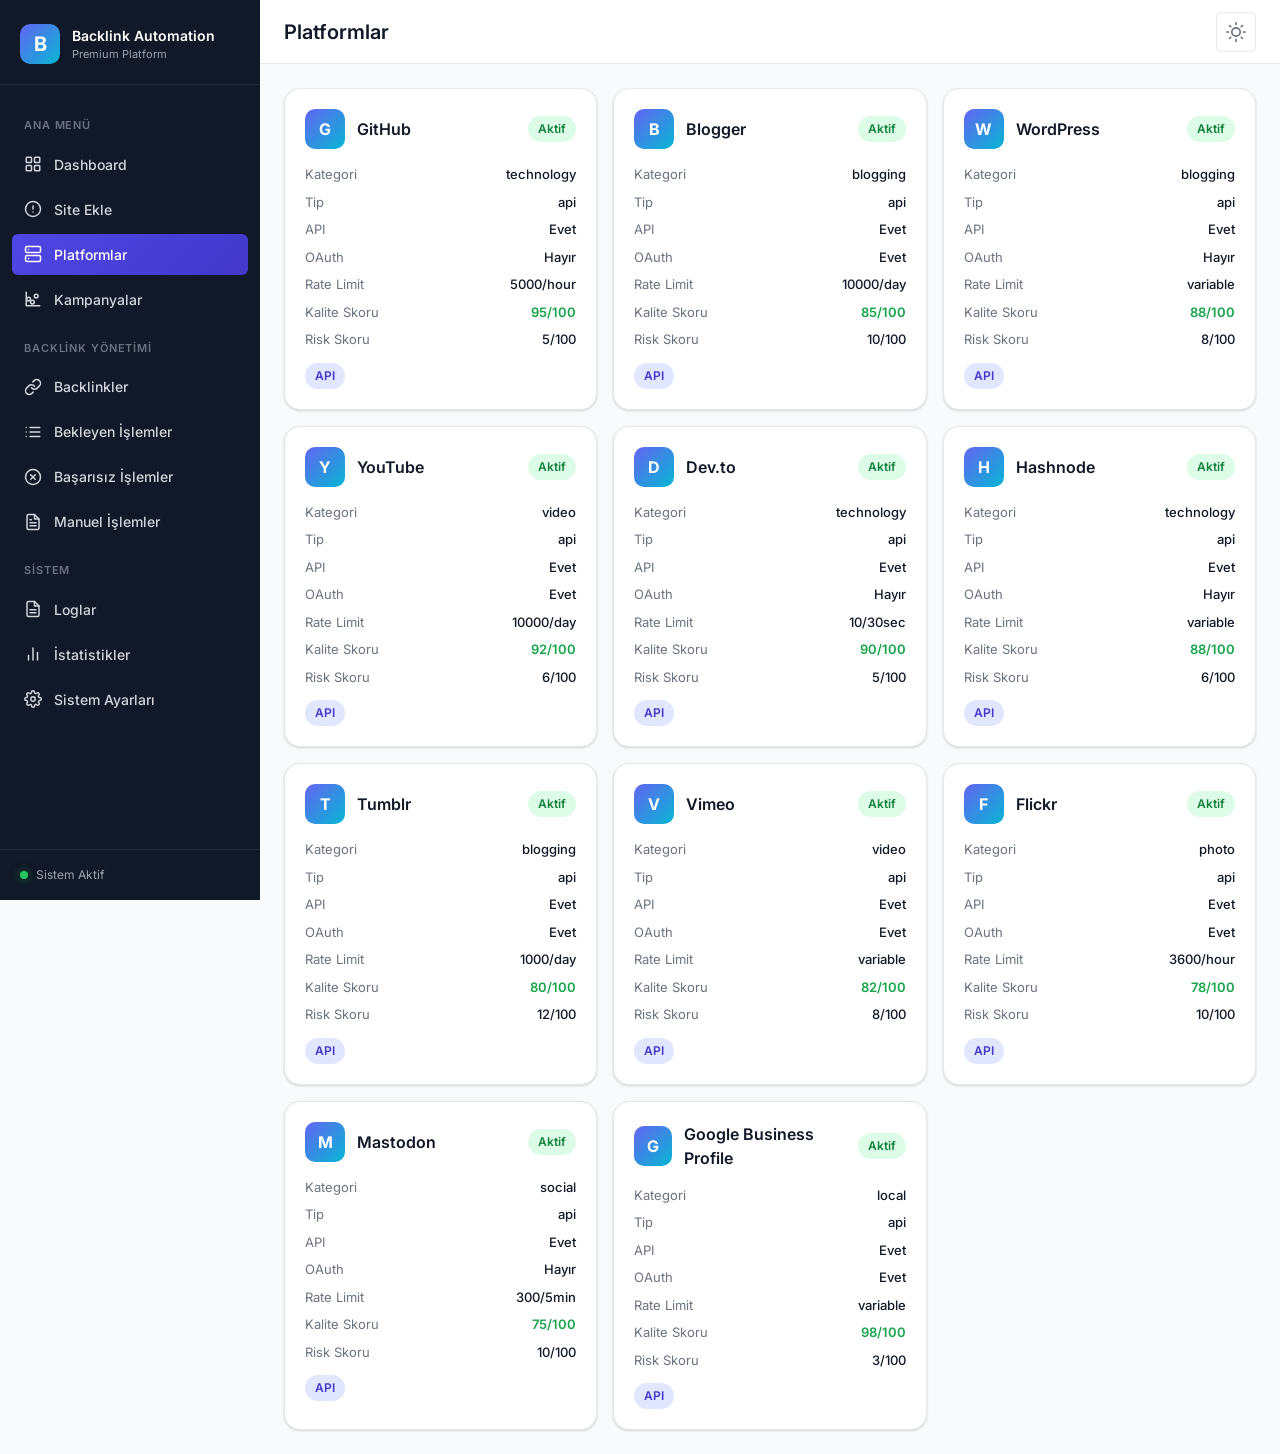
<file: platforms.html>
<!DOCTYPE html>
<html lang="tr" data-theme="light">
<head>
  <meta charset="UTF-8">
  <meta name="viewport" content="width=device-width, initial-scale=1.0">
  <title>Platformlar — Premium Backlink Automation</title>
  <link rel="preconnect" href="https://fonts.googleapis.com">
  <link rel="preconnect" href="https://fonts.gstatic.com" crossorigin>
  <link href="https://fonts.googleapis.com/css2?family=Inter:wght@400;500;600;700&family=JetBrains+Mono:wght@400;500&display=swap" rel="stylesheet">
  <link rel="stylesheet" href="assets/style.css">
  <link rel="icon" type="image/svg+xml" href="data:image/svg+xml,<svg xmlns='http://www.w3.org/2000/svg' viewBox='0 0 100 100'><rect width='100' height='100' rx='20' fill='%234f46e5'/><text x='50' y='70' font-size='60' font-weight='bold' fill='white' text-anchor='middle'>B</text></svg>">
</head>
<body>
<div class="app-layout">
  <aside class="sidebar">
    <div class="sidebar-header">
      <div class="sidebar-logo">
        <div class="sidebar-logo-icon">B</div>
        <div class="sidebar-logo-text">Backlink Automation<span>Premium Platform</span></div>
      </div>
    </div>
    <nav class="sidebar-nav">
      <div class="sidebar-nav-section">Ana Menü</div>
      <a href="index.html" class="sidebar-nav-item"><svg xmlns="http://www.w3.org/2000/svg" width="18" height="18" viewBox="0 0 24 24" fill="none" stroke="currentColor" stroke-width="2" stroke-linecap="round" stroke-linejoin="round"><rect x="3" y="3" width="7" height="7" rx="1"/><rect x="14" y="3" width="7" height="7" rx="1"/><rect x="3" y="14" width="7" height="7" rx="1"/><rect x="14" y="14" width="7" height="7" rx="1"/></svg> Dashboard</a>
      <a href="site.html" class="sidebar-nav-item"><svg xmlns="http://www.w3.org/2000/svg" width="18" height="18" viewBox="0 0 24 24" fill="none" stroke="currentColor" stroke-width="2" stroke-linecap="round" stroke-linejoin="round"><circle cx="12" cy="12" r="10"/><line x1="12" y1="8" x2="12" y2="12"/><line x1="12" y1="16" x2="12.01" y2="16"/></svg> Site Ekle</a>
      <a href="platforms.html" class="sidebar-nav-item active"><svg xmlns="http://www.w3.org/2000/svg" width="18" height="18" viewBox="0 0 24 24" fill="none" stroke="currentColor" stroke-width="2" stroke-linecap="round" stroke-linejoin="round"><rect x="2" y="2" width="20" height="8" rx="2"/><rect x="2" y="14" width="20" height="8" rx="2"/><line x1="6" y1="6" x2="6.01" y2="6"/><line x1="6" y1="18" x2="6.01" y2="18"/></svg> Platformlar</a>
      <a href="campaigns.html" class="sidebar-nav-item"><svg xmlns="http://www.w3.org/2000/svg" width="18" height="18" viewBox="0 0 24 24" fill="none" stroke="currentColor" stroke-width="2" stroke-linecap="round" stroke-linejoin="round"><path d="M3 3v18h18"/><path d="M18.7 8a2.5 2.5 0 0 0-5 0 2.5 2.5 0 0 0 5 0z"/><path d="M8.7 12a2.5 2.5 0 0 0-5 0 2.5 2.5 0 0 0 5 0z"/><path d="M13.7 16a2.5 2.5 0 0 0-5 0 2.5 2.5 0 0 0 5 0z"/></svg> Kampanyalar</a>
      <div class="sidebar-nav-section">Backlink Yönetimi</div>
      <a href="backlinks.html" class="sidebar-nav-item"><svg xmlns="http://www.w3.org/2000/svg" width="18" height="18" viewBox="0 0 24 24" fill="none" stroke="currentColor" stroke-width="2" stroke-linecap="round" stroke-linejoin="round"><path d="M10 13a5 5 0 0 0 7.54.54l3-3a5 5 0 0 0-7.07-7.07l-1.72 1.71"/><path d="M14 11a5 5 0 0 0-7.54-.54l-3 3a5 5 0 0 0 7.07 7.07l1.71-1.71"/></svg> Backlinkler</a>
      <a href="queue.html" class="sidebar-nav-item"><svg xmlns="http://www.w3.org/2000/svg" width="18" height="18" viewBox="0 0 24 24" fill="none" stroke="currentColor" stroke-width="2" stroke-linecap="round" stroke-linejoin="round"><line x1="8" y1="6" x2="21" y2="6"/><line x1="8" y1="12" x2="21" y2="12"/><line x1="8" y1="18" x2="21" y2="18"/><line x1="3" y1="6" x2="3.01" y2="6"/><line x1="3" y1="12" x2="3.01" y2="12"/><line x1="3" y1="18" x2="3.01" y2="18"/></svg> Bekleyen İşlemler</a>
      <a href="failed.html" class="sidebar-nav-item"><svg xmlns="http://www.w3.org/2000/svg" width="18" height="18" viewBox="0 0 24 24" fill="none" stroke="currentColor" stroke-width="2" stroke-linecap="round" stroke-linejoin="round"><circle cx="12" cy="12" r="10"/><line x1="15" y1="9" x2="9" y2="15"/><line x1="9" y1="9" x2="15" y2="15"/></svg> Başarısız İşlemler</a>
      <a href="manual.html" class="sidebar-nav-item"><svg xmlns="http://www.w3.org/2000/svg" width="18" height="18" viewBox="0 0 24 24" fill="none" stroke="currentColor" stroke-width="2" stroke-linecap="round" stroke-linejoin="round"><path d="M14 2H6a2 2 0 0 0-2 2v16a2 2 0 0 0 2 2h12a2 2 0 0 0 2-2V8z"/><polyline points="14 2 14 8 20 8"/><line x1="16" y1="13" x2="8" y2="13"/><line x1="16" y1="17" x2="8" y2="17"/><polyline points="10 9 9 9 8 9"/></svg> Manuel İşlemler</a>
      <div class="sidebar-nav-section">Sistem</div>
      <a href="logs.html" class="sidebar-nav-item"><svg xmlns="http://www.w3.org/2000/svg" width="18" height="18" viewBox="0 0 24 24" fill="none" stroke="currentColor" stroke-width="2" stroke-linecap="round" stroke-linejoin="round"><path d="M14 2H6a2 2 0 0 0-2 2v16a2 2 0 0 0 2 2h12a2 2 0 0 0 2-2V8z"/><polyline points="14 2 14 8 20 8"/><line x1="16" y1="13" x2="8" y2="13"/><line x1="16" y1="17" x2="8" y2="17"/></svg> Loglar</a>
      <a href="statistics.html" class="sidebar-nav-item"><svg xmlns="http://www.w3.org/2000/svg" width="18" height="18" viewBox="0 0 24 24" fill="none" stroke="currentColor" stroke-width="2" stroke-linecap="round" stroke-linejoin="round"><line x1="18" y1="20" x2="18" y2="10"/><line x1="12" y1="20" x2="12" y2="4"/><line x1="6" y1="20" x2="6" y2="14"/></svg> İstatistikler</a>
      <a href="settings.html" class="sidebar-nav-item"><svg xmlns="http://www.w3.org/2000/svg" width="18" height="18" viewBox="0 0 24 24" fill="none" stroke="currentColor" stroke-width="2" stroke-linecap="round" stroke-linejoin="round"><circle cx="12" cy="12" r="3"/><path d="M19.4 15a1.65 1.65 0 0 0 .33 1.82l.06.06a2 2 0 0 1 0 2.83 2 2 0 0 1-2.83 0l-.06-.06a1.65 1.65 0 0 0-1.82-.33 1.65 1.65 0 0 0-1 1.51V21a2 2 0 0 1-2 2 2 2 0 0 1-2-2v-.09A1.65 1.65 0 0 0 9 19.4a1.65 1.65 0 0 0-1.82.33l-.06.06a2 2 0 0 1-2.83 0 2 2 0 0 1 0-2.83l.06-.06a1.65 1.65 0 0 0 .33-1.82 1.65 1.65 0 0 0-1.51-1H3a2 2 0 0 1-2-2 2 2 0 0 1 2-2h.09A1.65 1.65 0 0 0 4.6 9a1.65 1.65 0 0 0-.33-1.82l-.06-.06a2 2 0 0 1 0-2.83 2 2 0 0 1 2.83 0l.06.06a1.65 1.65 0 0 0 1.82.33H9a1.65 1.65 0 0 0 1-1.51V3a2 2 0 0 1 2-2 2 2 0 0 1 2 2v.09a1.65 1.65 0 0 0 1 1.51 1.65 1.65 0 0 0 1.82-.33l.06-.06a2 2 0 0 1 2.83 0 2 2 0 0 1 0 2.83l-.06.06a1.65 1.65 0 0 0-.33 1.82V9a1.65 1.65 0 0 0 1.51 1H21a2 2 0 0 1 2 2 2 2 0 0 1-2 2h-.09a1.65 1.65 0 0 0-1.51 1z"/></svg> Sistem Ayarları</a>
    </nav>
    <div class="sidebar-footer"><div class="sidebar-status"><span class="status-dot active"></span><span>Sistem Aktif</span></div></div>
  </aside>
  <div class="main-content">
    <header class="header">
      <div style="display:flex;align-items:center;gap:12px">
        <button class="menu-toggle" id="menuToggle"><svg xmlns="http://www.w3.org/2000/svg" width="20" height="20" viewBox="0 0 24 24" fill="none" stroke="currentColor" stroke-width="2"><line x1="3" y1="12" x2="21" y2="12"/><line x1="3" y1="6" x2="21" y2="6"/><line x1="3" y1="18" x2="21" y2="18"/></svg></button>
        <span class="header-title">Platformlar</span>
      </div>
      <div class="header-actions"><button class="theme-toggle" id="themeToggle"><svg xmlns="http://www.w3.org/2000/svg" width="20" height="20" viewBox="0 0 24 24" fill="none" stroke="currentColor" stroke-width="2" stroke-linecap="round" stroke-linejoin="round"><circle cx="12" cy="12" r="5"/><line x1="12" y1="1" x2="12" y2="3"/><line x1="12" y1="21" x2="12" y2="23"/><line x1="4.22" y1="4.22" x2="5.64" y2="5.64"/><line x1="18.36" y1="18.36" x2="19.78" y2="19.78"/><line x1="1" y1="12" x2="3" y2="12"/><line x1="21" y1="12" x2="23" y2="12"/><line x1="4.22" y1="19.78" x2="5.64" y2="18.36"/><line x1="18.36" y1="5.64" x2="19.78" y2="4.22"/></svg></button></div>
    </header>
    <main class="content-area">
      <div class="platform-grid" id="platformGrid"></div>
    </main>
  </div>
</div>
<script src="assets/app.js"></script>
</body>
</html>
</file>
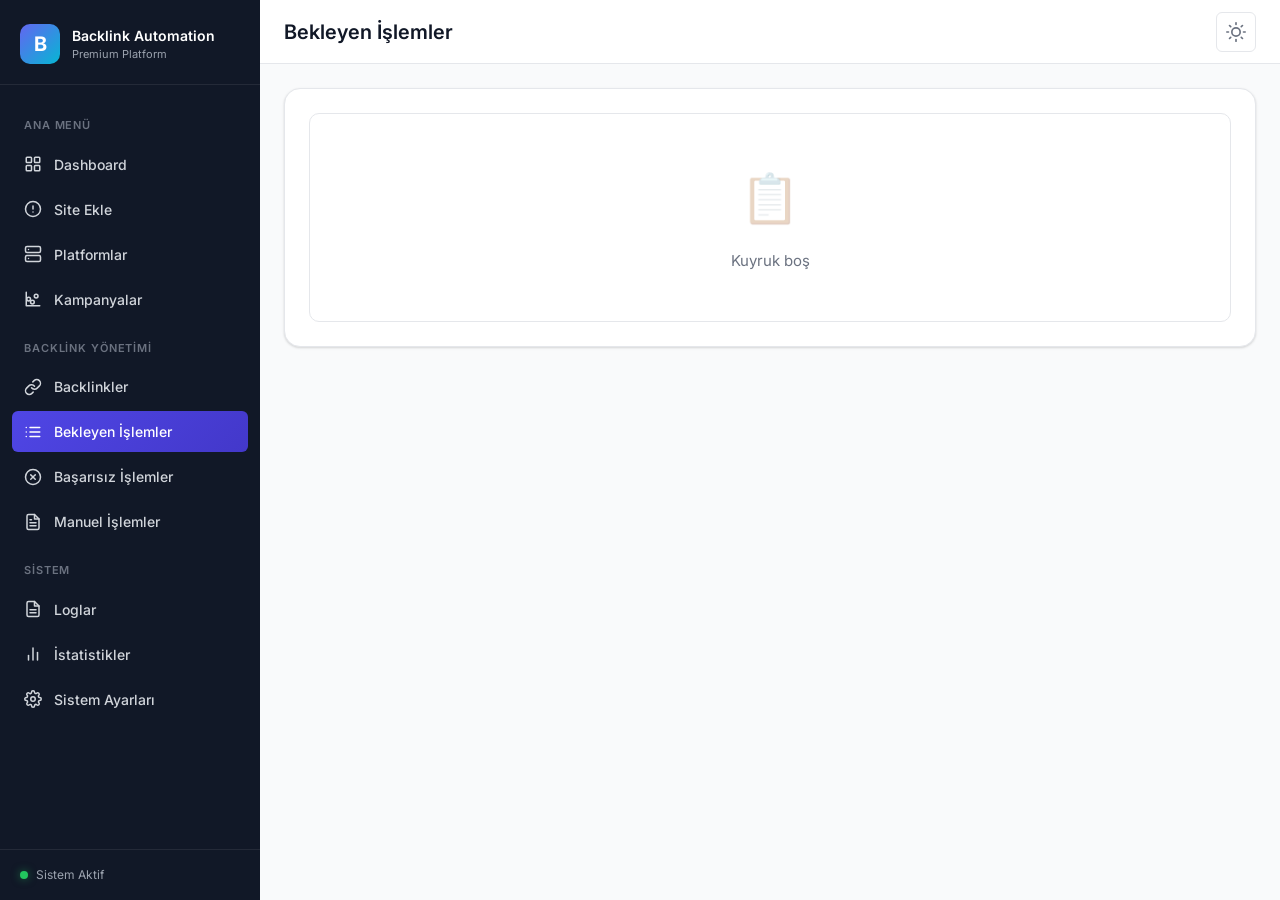
<file: queue.html>
<!DOCTYPE html>
<html lang="tr" data-theme="light">
<head>
  <meta charset="UTF-8">
  <meta name="viewport" content="width=device-width, initial-scale=1.0">
  <title>Bekleyen İşlemler — Premium Backlink Automation</title>
  <link rel="preconnect" href="https://fonts.googleapis.com">
  <link rel="preconnect" href="https://fonts.gstatic.com" crossorigin>
  <link href="https://fonts.googleapis.com/css2?family=Inter:wght@400;500;600;700&family=JetBrains+Mono:wght@400;500&display=swap" rel="stylesheet">
  <link rel="stylesheet" href="assets/style.css">
  <link rel="icon" type="image/svg+xml" href="data:image/svg+xml,<svg xmlns='http://www.w3.org/2000/svg' viewBox='0 0 100 100'><rect width='100' height='100' rx='20' fill='%234f46e5'/><text x='50' y='70' font-size='60' font-weight='bold' fill='white' text-anchor='middle'>B</text></svg>">
</head>
<body>
<div class="app-layout">
  <aside class="sidebar">
    <div class="sidebar-header"><div class="sidebar-logo"><div class="sidebar-logo-icon">B</div><div class="sidebar-logo-text">Backlink Automation<span>Premium Platform</span></div></div></div>
    <nav class="sidebar-nav">
      <div class="sidebar-nav-section">Ana Menü</div>
      <a href="index.html" class="sidebar-nav-item"><svg xmlns="http://www.w3.org/2000/svg" width="18" height="18" viewBox="0 0 24 24" fill="none" stroke="currentColor" stroke-width="2" stroke-linecap="round" stroke-linejoin="round"><rect x="3" y="3" width="7" height="7" rx="1"/><rect x="14" y="3" width="7" height="7" rx="1"/><rect x="3" y="14" width="7" height="7" rx="1"/><rect x="14" y="14" width="7" height="7" rx="1"/></svg> Dashboard</a>
      <a href="site.html" class="sidebar-nav-item"><svg xmlns="http://www.w3.org/2000/svg" width="18" height="18" viewBox="0 0 24 24" fill="none" stroke="currentColor" stroke-width="2" stroke-linecap="round" stroke-linejoin="round"><circle cx="12" cy="12" r="10"/><line x1="12" y1="8" x2="12" y2="12"/><line x1="12" y1="16" x2="12.01" y2="16"/></svg> Site Ekle</a>
      <a href="platforms.html" class="sidebar-nav-item"><svg xmlns="http://www.w3.org/2000/svg" width="18" height="18" viewBox="0 0 24 24" fill="none" stroke="currentColor" stroke-width="2" stroke-linecap="round" stroke-linejoin="round"><rect x="2" y="2" width="20" height="8" rx="2"/><rect x="2" y="14" width="20" height="8" rx="2"/><line x1="6" y1="6" x2="6.01" y2="6"/><line x1="6" y1="18" x2="6.01" y2="18"/></svg> Platformlar</a>
      <a href="campaigns.html" class="sidebar-nav-item"><svg xmlns="http://www.w3.org/2000/svg" width="18" height="18" viewBox="0 0 24 24" fill="none" stroke="currentColor" stroke-width="2" stroke-linecap="round" stroke-linejoin="round"><path d="M3 3v18h18"/><path d="M18.7 8a2.5 2.5 0 0 0-5 0 2.5 2.5 0 0 0 5 0z"/><path d="M8.7 12a2.5 2.5 0 0 0-5 0 2.5 2.5 0 0 0 5 0z"/><path d="M13.7 16a2.5 2.5 0 0 0-5 0 2.5 2.5 0 0 0 5 0z"/></svg> Kampanyalar</a>
      <div class="sidebar-nav-section">Backlink Yönetimi</div>
      <a href="backlinks.html" class="sidebar-nav-item"><svg xmlns="http://www.w3.org/2000/svg" width="18" height="18" viewBox="0 0 24 24" fill="none" stroke="currentColor" stroke-width="2" stroke-linecap="round" stroke-linejoin="round"><path d="M10 13a5 5 0 0 0 7.54.54l3-3a5 5 0 0 0-7.07-7.07l-1.72 1.71"/><path d="M14 11a5 5 0 0 0-7.54-.54l-3 3a5 5 0 0 0 7.07 7.07l1.71-1.71"/></svg> Backlinkler</a>
      <a href="queue.html" class="sidebar-nav-item active"><svg xmlns="http://www.w3.org/2000/svg" width="18" height="18" viewBox="0 0 24 24" fill="none" stroke="currentColor" stroke-width="2" stroke-linecap="round" stroke-linejoin="round"><line x1="8" y1="6" x2="21" y2="6"/><line x1="8" y1="12" x2="21" y2="12"/><line x1="8" y1="18" x2="21" y2="18"/><line x1="3" y1="6" x2="3.01" y2="6"/><line x1="3" y1="12" x2="3.01" y2="12"/><line x1="3" y1="18" x2="3.01" y2="18"/></svg> Bekleyen İşlemler</a>
      <a href="failed.html" class="sidebar-nav-item"><svg xmlns="http://www.w3.org/2000/svg" width="18" height="18" viewBox="0 0 24 24" fill="none" stroke="currentColor" stroke-width="2" stroke-linecap="round" stroke-linejoin="round"><circle cx="12" cy="12" r="10"/><line x1="15" y1="9" x2="9" y2="15"/><line x1="9" y1="9" x2="15" y2="15"/></svg> Başarısız İşlemler</a>
      <a href="manual.html" class="sidebar-nav-item"><svg xmlns="http://www.w3.org/2000/svg" width="18" height="18" viewBox="0 0 24 24" fill="none" stroke="currentColor" stroke-width="2" stroke-linecap="round" stroke-linejoin="round"><path d="M14 2H6a2 2 0 0 0-2 2v16a2 2 0 0 0 2 2h12a2 2 0 0 0 2-2V8z"/><polyline points="14 2 14 8 20 8"/><line x1="16" y1="13" x2="8" y2="13"/><line x1="16" y1="17" x2="8" y2="17"/><polyline points="10 9 9 9 8 9"/></svg> Manuel İşlemler</a>
      <div class="sidebar-nav-section">Sistem</div>
      <a href="logs.html" class="sidebar-nav-item"><svg xmlns="http://www.w3.org/2000/svg" width="18" height="18" viewBox="0 0 24 24" fill="none" stroke="currentColor" stroke-width="2" stroke-linecap="round" stroke-linejoin="round"><path d="M14 2H6a2 2 0 0 0-2 2v16a2 2 0 0 0 2 2h12a2 2 0 0 0 2-2V8z"/><polyline points="14 2 14 8 20 8"/><line x1="16" y1="13" x2="8" y2="13"/><line x1="16" y1="17" x2="8" y2="17"/></svg> Loglar</a>
      <a href="statistics.html" class="sidebar-nav-item"><svg xmlns="http://www.w3.org/2000/svg" width="18" height="18" viewBox="0 0 24 24" fill="none" stroke="currentColor" stroke-width="2" stroke-linecap="round" stroke-linejoin="round"><line x1="18" y1="20" x2="18" y2="10"/><line x1="12" y1="20" x2="12" y2="4"/><line x1="6" y1="20" x2="6" y2="14"/></svg> İstatistikler</a>
      <a href="settings.html" class="sidebar-nav-item"><svg xmlns="http://www.w3.org/2000/svg" width="18" height="18" viewBox="0 0 24 24" fill="none" stroke="currentColor" stroke-width="2" stroke-linecap="round" stroke-linejoin="round"><circle cx="12" cy="12" r="3"/><path d="M19.4 15a1.65 1.65 0 0 0 .33 1.82l.06.06a2 2 0 0 1 0 2.83 2 2 0 0 1-2.83 0l-.06-.06a1.65 1.65 0 0 0-1.82-.33 1.65 1.65 0 0 0-1 1.51V21a2 2 0 0 1-2 2 2 2 0 0 1-2-2v-.09A1.65 1.65 0 0 0 9 19.4a1.65 1.65 0 0 0-1.82.33l-.06.06a2 2 0 0 1-2.83 0 2 2 0 0 1 0-2.83l.06-.06a1.65 1.65 0 0 0 .33-1.82 1.65 1.65 0 0 0-1.51-1H3a2 2 0 0 1-2-2 2 2 0 0 1 2-2h.09A1.65 1.65 0 0 0 4.6 9a1.65 1.65 0 0 0-.33-1.82l-.06-.06a2 2 0 0 1 0-2.83 2 2 0 0 1 2.83 0l.06.06a1.65 1.65 0 0 0 1.82.33H9a1.65 1.65 0 0 0 1-1.51V3a2 2 0 0 1 2-2 2 2 0 0 1 2 2v.09a1.65 1.65 0 0 0 1 1.51 1.65 1.65 0 0 0 1.82-.33l.06-.06a2 2 0 0 1 2.83 0 2 2 0 0 1 0 2.83l-.06.06a1.65 1.65 0 0 0-.33 1.82V9a1.65 1.65 0 0 0 1.51 1H21a2 2 0 0 1 2 2 2 2 0 0 1-2 2h-.09a1.65 1.65 0 0 0-1.51 1z"/></svg> Sistem Ayarları</a>
    </nav>
    <div class="sidebar-footer"><div class="sidebar-status"><span class="status-dot active"></span><span>Sistem Aktif</span></div></div>
  </aside>
  <div class="main-content">
    <header class="header">
      <div style="display:flex;align-items:center;gap:12px">
        <button class="menu-toggle" id="menuToggle"><svg xmlns="http://www.w3.org/2000/svg" width="20" height="20" viewBox="0 0 24 24" fill="none" stroke="currentColor" stroke-width="2"><line x1="3" y1="12" x2="21" y2="12"/><line x1="3" y1="6" x2="21" y2="6"/><line x1="3" y1="18" x2="21" y2="18"/></svg></button>
        <span class="header-title">Bekleyen İşlemler</span>
      </div>
      <div class="header-actions"><button class="theme-toggle" id="themeToggle"><svg xmlns="http://www.w3.org/2000/svg" width="20" height="20" viewBox="0 0 24 24" fill="none" stroke="currentColor" stroke-width="2" stroke-linecap="round" stroke-linejoin="round"><circle cx="12" cy="12" r="5"/><line x1="12" y1="1" x2="12" y2="3"/><line x1="12" y1="21" x2="12" y2="23"/><line x1="4.22" y1="4.22" x2="5.64" y2="5.64"/><line x1="18.36" y1="18.36" x2="19.78" y2="19.78"/><line x1="1" y1="12" x2="3" y2="12"/><line x1="21" y1="12" x2="23" y2="12"/><line x1="4.22" y1="19.78" x2="5.64" y2="18.36"/><line x1="18.36" y1="5.64" x2="19.78" y2="4.22"/></svg></button></div>
    </header>
    <main class="content-area">
      <div class="card">
        <div class="table-container" id="queueTable"></div>
      </div>
    </main>
  </div>
</div>
<script src="assets/app.js"></script>
</body>
</html>
</file>
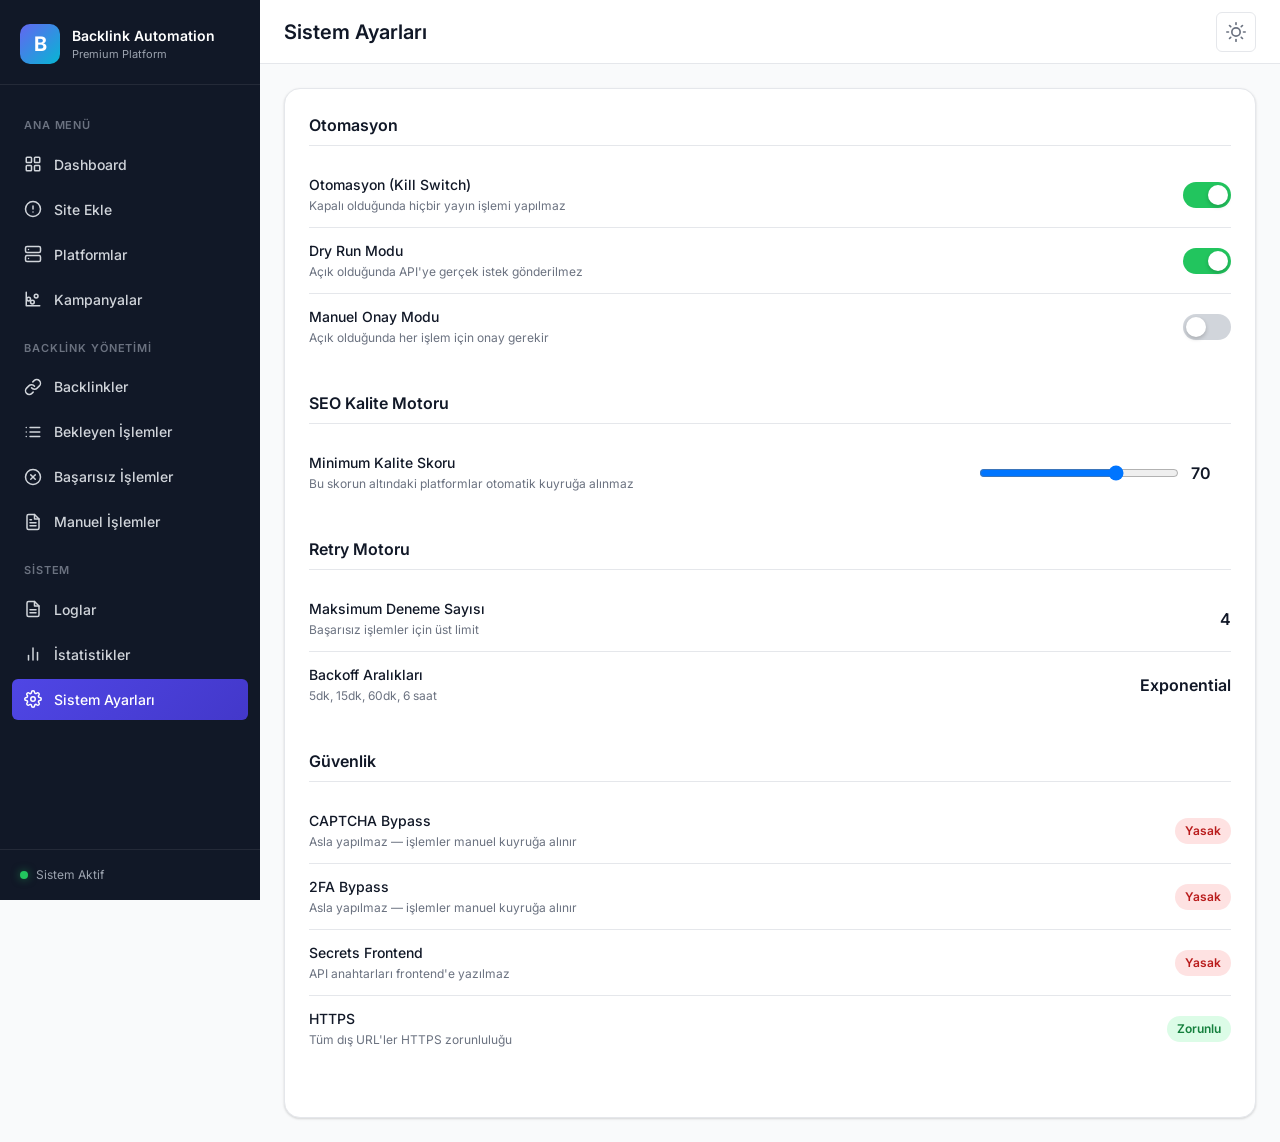
<file: settings.html>
<!DOCTYPE html>
<html lang="tr" data-theme="light">
<head>
  <meta charset="UTF-8">
  <meta name="viewport" content="width=device-width, initial-scale=1.0">
  <title>Sistem Ayarları — Premium Backlink Automation</title>
  <link rel="preconnect" href="https://fonts.googleapis.com">
  <link rel="preconnect" href="https://fonts.gstatic.com" crossorigin>
  <link href="https://fonts.googleapis.com/css2?family=Inter:wght@400;500;600;700&family=JetBrains+Mono:wght@400;500&display=swap" rel="stylesheet">
  <link rel="stylesheet" href="assets/style.css">
  <link rel="icon" type="image/svg+xml" href="data:image/svg+xml,<svg xmlns='http://www.w3.org/2000/svg' viewBox='0 0 100 100'><rect width='100' height='100' rx='20' fill='%234f46e5'/><text x='50' y='70' font-size='60' font-weight='bold' fill='white' text-anchor='middle'>B</text></svg>">
</head>
<body>
<div class="app-layout">
  <aside class="sidebar">
    <div class="sidebar-header"><div class="sidebar-logo"><div class="sidebar-logo-icon">B</div><div class="sidebar-logo-text">Backlink Automation<span>Premium Platform</span></div></div></div>
    <nav class="sidebar-nav">
      <div class="sidebar-nav-section">Ana Menü</div>
      <a href="index.html" class="sidebar-nav-item"><svg xmlns="http://www.w3.org/2000/svg" width="18" height="18" viewBox="0 0 24 24" fill="none" stroke="currentColor" stroke-width="2" stroke-linecap="round" stroke-linejoin="round"><rect x="3" y="3" width="7" height="7" rx="1"/><rect x="14" y="3" width="7" height="7" rx="1"/><rect x="3" y="14" width="7" height="7" rx="1"/><rect x="14" y="14" width="7" height="7" rx="1"/></svg> Dashboard</a>
      <a href="site.html" class="sidebar-nav-item"><svg xmlns="http://www.w3.org/2000/svg" width="18" height="18" viewBox="0 0 24 24" fill="none" stroke="currentColor" stroke-width="2" stroke-linecap="round" stroke-linejoin="round"><circle cx="12" cy="12" r="10"/><line x1="12" y1="8" x2="12" y2="12"/><line x1="12" y1="16" x2="12.01" y2="16"/></svg> Site Ekle</a>
      <a href="platforms.html" class="sidebar-nav-item"><svg xmlns="http://www.w3.org/2000/svg" width="18" height="18" viewBox="0 0 24 24" fill="none" stroke="currentColor" stroke-width="2" stroke-linecap="round" stroke-linejoin="round"><rect x="2" y="2" width="20" height="8" rx="2"/><rect x="2" y="14" width="20" height="8" rx="2"/><line x1="6" y1="6" x2="6.01" y2="6"/><line x1="6" y1="18" x2="6.01" y2="18"/></svg> Platformlar</a>
      <a href="campaigns.html" class="sidebar-nav-item"><svg xmlns="http://www.w3.org/2000/svg" width="18" height="18" viewBox="0 0 24 24" fill="none" stroke="currentColor" stroke-width="2" stroke-linecap="round" stroke-linejoin="round"><path d="M3 3v18h18"/><path d="M18.7 8a2.5 2.5 0 0 0-5 0 2.5 2.5 0 0 0 5 0z"/><path d="M8.7 12a2.5 2.5 0 0 0-5 0 2.5 2.5 0 0 0 5 0z"/><path d="M13.7 16a2.5 2.5 0 0 0-5 0 2.5 2.5 0 0 0 5 0z"/></svg> Kampanyalar</a>
      <div class="sidebar-nav-section">Backlink Yönetimi</div>
      <a href="backlinks.html" class="sidebar-nav-item"><svg xmlns="http://www.w3.org/2000/svg" width="18" height="18" viewBox="0 0 24 24" fill="none" stroke="currentColor" stroke-width="2" stroke-linecap="round" stroke-linejoin="round"><path d="M10 13a5 5 0 0 0 7.54.54l3-3a5 5 0 0 0-7.07-7.07l-1.72 1.71"/><path d="M14 11a5 5 0 0 0-7.54-.54l-3 3a5 5 0 0 0 7.07 7.07l1.71-1.71"/></svg> Backlinkler</a>
      <a href="queue.html" class="sidebar-nav-item"><svg xmlns="http://www.w3.org/2000/svg" width="18" height="18" viewBox="0 0 24 24" fill="none" stroke="currentColor" stroke-width="2" stroke-linecap="round" stroke-linejoin="round"><line x1="8" y1="6" x2="21" y2="6"/><line x1="8" y1="12" x2="21" y2="12"/><line x1="8" y1="18" x2="21" y2="18"/><line x1="3" y1="6" x2="3.01" y2="6"/><line x1="3" y1="12" x2="3.01" y2="12"/><line x1="3" y1="18" x2="3.01" y2="18"/></svg> Bekleyen İşlemler</a>
      <a href="failed.html" class="sidebar-nav-item"><svg xmlns="http://www.w3.org/2000/svg" width="18" height="18" viewBox="0 0 24 24" fill="none" stroke="currentColor" stroke-width="2" stroke-linecap="round" stroke-linejoin="round"><circle cx="12" cy="12" r="10"/><line x1="15" y1="9" x2="9" y2="15"/><line x1="9" y1="9" x2="15" y2="15"/></svg> Başarısız İşlemler</a>
      <a href="manual.html" class="sidebar-nav-item"><svg xmlns="http://www.w3.org/2000/svg" width="18" height="18" viewBox="0 0 24 24" fill="none" stroke="currentColor" stroke-width="2" stroke-linecap="round" stroke-linejoin="round"><path d="M14 2H6a2 2 0 0 0-2 2v16a2 2 0 0 0 2 2h12a2 2 0 0 0 2-2V8z"/><polyline points="14 2 14 8 20 8"/><line x1="16" y1="13" x2="8" y2="13"/><line x1="16" y1="17" x2="8" y2="17"/><polyline points="10 9 9 9 8 9"/></svg> Manuel İşlemler</a>
      <div class="sidebar-nav-section">Sistem</div>
      <a href="logs.html" class="sidebar-nav-item"><svg xmlns="http://www.w3.org/2000/svg" width="18" height="18" viewBox="0 0 24 24" fill="none" stroke="currentColor" stroke-width="2" stroke-linecap="round" stroke-linejoin="round"><path d="M14 2H6a2 2 0 0 0-2 2v16a2 2 0 0 0 2 2h12a2 2 0 0 0 2-2V8z"/><polyline points="14 2 14 8 20 8"/><line x1="16" y1="13" x2="8" y2="13"/><line x1="16" y1="17" x2="8" y2="17"/></svg> Loglar</a>
      <a href="statistics.html" class="sidebar-nav-item"><svg xmlns="http://www.w3.org/2000/svg" width="18" height="18" viewBox="0 0 24 24" fill="none" stroke="currentColor" stroke-width="2" stroke-linecap="round" stroke-linejoin="round"><line x1="18" y1="20" x2="18" y2="10"/><line x1="12" y1="20" x2="12" y2="4"/><line x1="6" y1="20" x2="6" y2="14"/></svg> İstatistikler</a>
      <a href="settings.html" class="sidebar-nav-item active"><svg xmlns="http://www.w3.org/2000/svg" width="18" height="18" viewBox="0 0 24 24" fill="none" stroke="currentColor" stroke-width="2" stroke-linecap="round" stroke-linejoin="round"><circle cx="12" cy="12" r="3"/><path d="M19.4 15a1.65 1.65 0 0 0 .33 1.82l.06.06a2 2 0 0 1 0 2.83 2 2 0 0 1-2.83 0l-.06-.06a1.65 1.65 0 0 0-1.82-.33 1.65 1.65 0 0 0-1 1.51V21a2 2 0 0 1-2 2 2 2 0 0 1-2-2v-.09A1.65 1.65 0 0 0 9 19.4a1.65 1.65 0 0 0-1.82.33l-.06.06a2 2 0 0 1-2.83 0 2 2 0 0 1 0-2.83l.06-.06a1.65 1.65 0 0 0 .33-1.82 1.65 1.65 0 0 0-1.51-1H3a2 2 0 0 1-2-2 2 2 0 0 1 2-2h.09A1.65 1.65 0 0 0 4.6 9a1.65 1.65 0 0 0-.33-1.82l-.06-.06a2 2 0 0 1 0-2.83 2 2 0 0 1 2.83 0l.06.06a1.65 1.65 0 0 0 1.82.33H9a1.65 1.65 0 0 0 1-1.51V3a2 2 0 0 1 2-2 2 2 0 0 1 2 2v.09a1.65 1.65 0 0 0 1 1.51 1.65 1.65 0 0 0 1.82-.33l.06-.06a2 2 0 0 1 2.83 0 2 2 0 0 1 0 2.83l-.06.06a1.65 1.65 0 0 0-.33 1.82V9a1.65 1.65 0 0 0 1.51 1H21a2 2 0 0 1 2 2 2 2 0 0 1-2 2h-.09a1.65 1.65 0 0 0-1.51 1z"/></svg> Sistem Ayarları</a>
    </nav>
    <div class="sidebar-footer"><div class="sidebar-status"><span class="status-dot active"></span><span>Sistem Aktif</span></div></div>
  </aside>
  <div class="main-content">
    <header class="header">
      <div style="display:flex;align-items:center;gap:12px">
        <button class="menu-toggle" id="menuToggle"><svg xmlns="http://www.w3.org/2000/svg" width="20" height="20" viewBox="0 0 24 24" fill="none" stroke="currentColor" stroke-width="2"><line x1="3" y1="12" x2="21" y2="12"/><line x1="3" y1="6" x2="21" y2="6"/><line x1="3" y1="18" x2="21" y2="18"/></svg></button>
        <span class="header-title">Sistem Ayarları</span>
      </div>
      <div class="header-actions"><button class="theme-toggle" id="themeToggle"><svg xmlns="http://www.w3.org/2000/svg" width="20" height="20" viewBox="0 0 24 24" fill="none" stroke="currentColor" stroke-width="2" stroke-linecap="round" stroke-linejoin="round"><circle cx="12" cy="12" r="5"/><line x1="12" y1="1" x2="12" y2="3"/><line x1="12" y1="21" x2="12" y2="23"/><line x1="4.22" y1="4.22" x2="5.64" y2="5.64"/><line x1="18.36" y1="18.36" x2="19.78" y2="19.78"/><line x1="1" y1="12" x2="3" y2="12"/><line x1="21" y1="12" x2="23" y2="12"/><line x1="4.22" y1="19.78" x2="5.64" y2="18.36"/><line x1="18.36" y1="5.64" x2="19.78" y2="4.22"/></svg></button></div>
    </header>
    <main class="content-area">
      <div class="card">
        <div class="settings-section">
          <div class="settings-section-title">Otomasyon</div>
          <div class="settings-row">
            <div>
              <div class="settings-row-label">Otomasyon (Kill Switch)</div>
              <div class="settings-row-desc">Kapalı olduğunda hiçbir yayın işlemi yapılmaz</div>
            </div>
            <label class="toggle"><input type="checkbox" id="automationToggle"><span class="toggle-slider"></span></label>
          </div>
          <div class="settings-row">
            <div>
              <div class="settings-row-label">Dry Run Modu</div>
              <div class="settings-row-desc">Açık olduğunda API'ye gerçek istek gönderilmez</div>
            </div>
            <label class="toggle"><input type="checkbox" id="dryRunToggle"><span class="toggle-slider"></span></label>
          </div>
          <div class="settings-row">
            <div>
              <div class="settings-row-label">Manuel Onay Modu</div>
              <div class="settings-row-desc">Açık olduğunda her işlem için onay gerekir</div>
            </div>
            <label class="toggle"><input type="checkbox" id="approvalToggle"><span class="toggle-slider"></span></label>
          </div>
        </div>
        <div class="settings-section">
          <div class="settings-section-title">SEO Kalite Motoru</div>
          <div class="settings-row">
            <div>
              <div class="settings-row-label">Minimum Kalite Skoru</div>
              <div class="settings-row-desc">Bu skorun altındaki platformlar otomatik kuyruğa alınmaz</div>
            </div>
            <div style="display:flex;align-items:center;gap:12px">
              <input type="range" id="minQuality" min="0" max="100" value="70" style="width:200px">
              <span id="minQualityValue" style="font-weight:600;min-width:40px">70</span>
            </div>
          </div>
        </div>
        <div class="settings-section">
          <div class="settings-section-title">Retry Motoru</div>
          <div class="settings-row">
            <div>
              <div class="settings-row-label">Maksimum Deneme Sayısı</div>
              <div class="settings-row-desc">Başarısız işlemler için üst limit</div>
            </div>
            <span style="font-weight:600">4</span>
          </div>
          <div class="settings-row">
            <div>
              <div class="settings-row-label">Backoff Aralıkları</div>
              <div class="settings-row-desc">5dk, 15dk, 60dk, 6 saat</div>
            </div>
            <span style="font-weight:600">Exponential</span>
          </div>
        </div>
        <div class="settings-section">
          <div class="settings-section-title">Güvenlik</div>
          <div class="settings-row">
            <div>
              <div class="settings-row-label">CAPTCHA Bypass</div>
              <div class="settings-row-desc">Asla yapılmaz — işlemler manuel kuyruğa alınır</div>
            </div>
            <span class="badge badge-error">Yasak</span>
          </div>
          <div class="settings-row">
            <div>
              <div class="settings-row-label">2FA Bypass</div>
              <div class="settings-row-desc">Asla yapılmaz — işlemler manuel kuyruğa alınır</div>
            </div>
            <span class="badge badge-error">Yasak</span>
          </div>
          <div class="settings-row">
            <div>
              <div class="settings-row-label">Secrets Frontend</div>
              <div class="settings-row-desc">API anahtarları frontend'e yazılmaz</div>
            </div>
            <span class="badge badge-error">Yasak</span>
          </div>
          <div class="settings-row">
            <div>
              <div class="settings-row-label">HTTPS</div>
              <div class="settings-row-desc">Tüm dış URL'ler HTTPS zorunluluğu</div>
            </div>
            <span class="badge badge-success">Zorunlu</span>
          </div>
        </div>
      </div>
    </main>
  </div>
</div>
<script src="assets/app.js"></script>
</body>
</html>
</file>
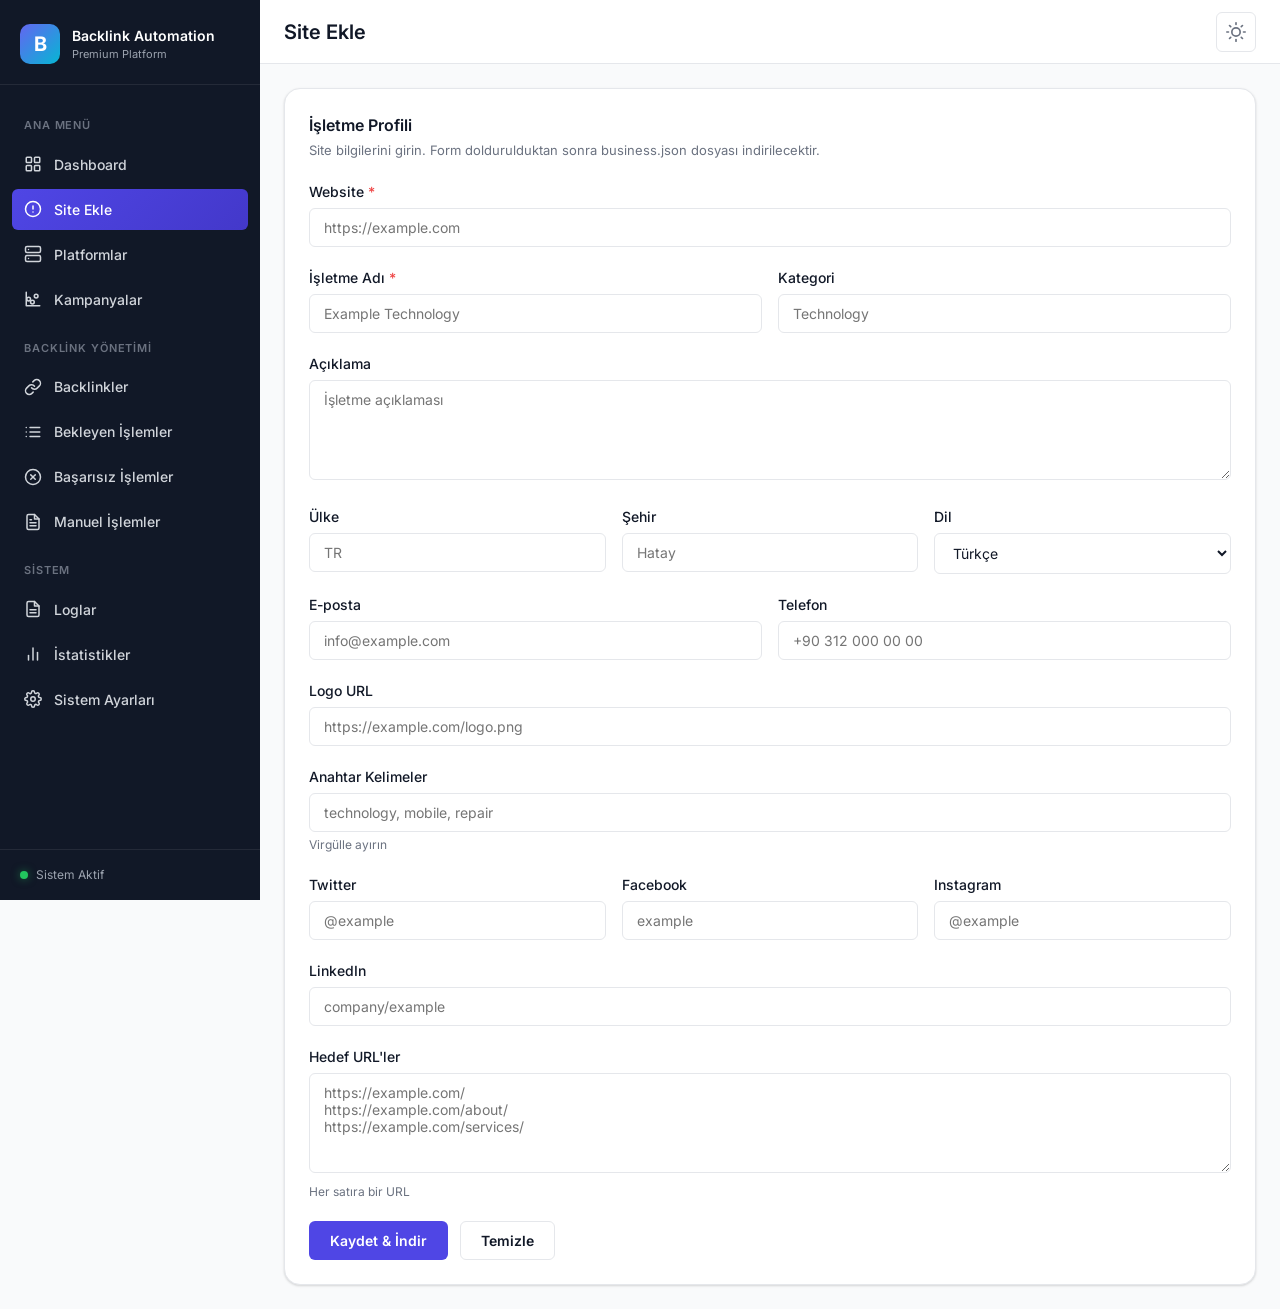
<file: site.html>
<!DOCTYPE html>
<html lang="tr" data-theme="light">
<head>
  <meta charset="UTF-8">
  <meta name="viewport" content="width=device-width, initial-scale=1.0">
  <title>Site Ekle — Premium Backlink Automation</title>
  <link rel="preconnect" href="https://fonts.googleapis.com">
  <link rel="preconnect" href="https://fonts.gstatic.com" crossorigin>
  <link href="https://fonts.googleapis.com/css2?family=Inter:wght@400;500;600;700&family=JetBrains+Mono:wght@400;500&display=swap" rel="stylesheet">
  <link rel="stylesheet" href="assets/style.css">
  <link rel="icon" type="image/svg+xml" href="data:image/svg+xml,<svg xmlns='http://www.w3.org/2000/svg' viewBox='0 0 100 100'><rect width='100' height='100' rx='20' fill='%234f46e5'/><text x='50' y='70' font-size='60' font-weight='bold' fill='white' text-anchor='middle'>B</text></svg>">
</head>
<body>
<div class="app-layout">
  <aside class="sidebar">
    <div class="sidebar-header">
      <div class="sidebar-logo">
        <div class="sidebar-logo-icon">B</div>
        <div class="sidebar-logo-text">Backlink Automation<span>Premium Platform</span></div>
      </div>
    </div>
    <nav class="sidebar-nav">
      <div class="sidebar-nav-section">Ana Menü</div>
      <a href="index.html" class="sidebar-nav-item"><svg xmlns="http://www.w3.org/2000/svg" width="18" height="18" viewBox="0 0 24 24" fill="none" stroke="currentColor" stroke-width="2" stroke-linecap="round" stroke-linejoin="round"><rect x="3" y="3" width="7" height="7" rx="1"/><rect x="14" y="3" width="7" height="7" rx="1"/><rect x="3" y="14" width="7" height="7" rx="1"/><rect x="14" y="14" width="7" height="7" rx="1"/></svg> Dashboard</a>
      <a href="site.html" class="sidebar-nav-item active"><svg xmlns="http://www.w3.org/2000/svg" width="18" height="18" viewBox="0 0 24 24" fill="none" stroke="currentColor" stroke-width="2" stroke-linecap="round" stroke-linejoin="round"><circle cx="12" cy="12" r="10"/><line x1="12" y1="8" x2="12" y2="12"/><line x1="12" y1="16" x2="12.01" y2="16"/></svg> Site Ekle</a>
      <a href="platforms.html" class="sidebar-nav-item"><svg xmlns="http://www.w3.org/2000/svg" width="18" height="18" viewBox="0 0 24 24" fill="none" stroke="currentColor" stroke-width="2" stroke-linecap="round" stroke-linejoin="round"><rect x="2" y="2" width="20" height="8" rx="2"/><rect x="2" y="14" width="20" height="8" rx="2"/><line x1="6" y1="6" x2="6.01" y2="6"/><line x1="6" y1="18" x2="6.01" y2="18"/></svg> Platformlar</a>
      <a href="campaigns.html" class="sidebar-nav-item"><svg xmlns="http://www.w3.org/2000/svg" width="18" height="18" viewBox="0 0 24 24" fill="none" stroke="currentColor" stroke-width="2" stroke-linecap="round" stroke-linejoin="round"><path d="M3 3v18h18"/><path d="M18.7 8a2.5 2.5 0 0 0-5 0 2.5 2.5 0 0 0 5 0z"/><path d="M8.7 12a2.5 2.5 0 0 0-5 0 2.5 2.5 0 0 0 5 0z"/><path d="M13.7 16a2.5 2.5 0 0 0-5 0 2.5 2.5 0 0 0 5 0z"/></svg> Kampanyalar</a>
      <div class="sidebar-nav-section">Backlink Yönetimi</div>
      <a href="backlinks.html" class="sidebar-nav-item"><svg xmlns="http://www.w3.org/2000/svg" width="18" height="18" viewBox="0 0 24 24" fill="none" stroke="currentColor" stroke-width="2" stroke-linecap="round" stroke-linejoin="round"><path d="M10 13a5 5 0 0 0 7.54.54l3-3a5 5 0 0 0-7.07-7.07l-1.72 1.71"/><path d="M14 11a5 5 0 0 0-7.54-.54l-3 3a5 5 0 0 0 7.07 7.07l1.71-1.71"/></svg> Backlinkler</a>
      <a href="queue.html" class="sidebar-nav-item"><svg xmlns="http://www.w3.org/2000/svg" width="18" height="18" viewBox="0 0 24 24" fill="none" stroke="currentColor" stroke-width="2" stroke-linecap="round" stroke-linejoin="round"><line x1="8" y1="6" x2="21" y2="6"/><line x1="8" y1="12" x2="21" y2="12"/><line x1="8" y1="18" x2="21" y2="18"/><line x1="3" y1="6" x2="3.01" y2="6"/><line x1="3" y1="12" x2="3.01" y2="12"/><line x1="3" y1="18" x2="3.01" y2="18"/></svg> Bekleyen İşlemler</a>
      <a href="failed.html" class="sidebar-nav-item"><svg xmlns="http://www.w3.org/2000/svg" width="18" height="18" viewBox="0 0 24 24" fill="none" stroke="currentColor" stroke-width="2" stroke-linecap="round" stroke-linejoin="round"><circle cx="12" cy="12" r="10"/><line x1="15" y1="9" x2="9" y2="15"/><line x1="9" y1="9" x2="15" y2="15"/></svg> Başarısız İşlemler</a>
      <a href="manual.html" class="sidebar-nav-item"><svg xmlns="http://www.w3.org/2000/svg" width="18" height="18" viewBox="0 0 24 24" fill="none" stroke="currentColor" stroke-width="2" stroke-linecap="round" stroke-linejoin="round"><path d="M14 2H6a2 2 0 0 0-2 2v16a2 2 0 0 0 2 2h12a2 2 0 0 0 2-2V8z"/><polyline points="14 2 14 8 20 8"/><line x1="16" y1="13" x2="8" y2="13"/><line x1="16" y1="17" x2="8" y2="17"/><polyline points="10 9 9 9 8 9"/></svg> Manuel İşlemler</a>
      <div class="sidebar-nav-section">Sistem</div>
      <a href="logs.html" class="sidebar-nav-item"><svg xmlns="http://www.w3.org/2000/svg" width="18" height="18" viewBox="0 0 24 24" fill="none" stroke="currentColor" stroke-width="2" stroke-linecap="round" stroke-linejoin="round"><path d="M14 2H6a2 2 0 0 0-2 2v16a2 2 0 0 0 2 2h12a2 2 0 0 0 2-2V8z"/><polyline points="14 2 14 8 20 8"/><line x1="16" y1="13" x2="8" y2="13"/><line x1="16" y1="17" x2="8" y2="17"/></svg> Loglar</a>
      <a href="statistics.html" class="sidebar-nav-item"><svg xmlns="http://www.w3.org/2000/svg" width="18" height="18" viewBox="0 0 24 24" fill="none" stroke="currentColor" stroke-width="2" stroke-linecap="round" stroke-linejoin="round"><line x1="18" y1="20" x2="18" y2="10"/><line x1="12" y1="20" x2="12" y2="4"/><line x1="6" y1="20" x2="6" y2="14"/></svg> İstatistikler</a>
      <a href="settings.html" class="sidebar-nav-item"><svg xmlns="http://www.w3.org/2000/svg" width="18" height="18" viewBox="0 0 24 24" fill="none" stroke="currentColor" stroke-width="2" stroke-linecap="round" stroke-linejoin="round"><circle cx="12" cy="12" r="3"/><path d="M19.4 15a1.65 1.65 0 0 0 .33 1.82l.06.06a2 2 0 0 1 0 2.83 2 2 0 0 1-2.83 0l-.06-.06a1.65 1.65 0 0 0-1.82-.33 1.65 1.65 0 0 0-1 1.51V21a2 2 0 0 1-2 2 2 2 0 0 1-2-2v-.09A1.65 1.65 0 0 0 9 19.4a1.65 1.65 0 0 0-1.82.33l-.06.06a2 2 0 0 1-2.83 0 2 2 0 0 1 0-2.83l.06-.06a1.65 1.65 0 0 0 .33-1.82 1.65 1.65 0 0 0-1.51-1H3a2 2 0 0 1-2-2 2 2 0 0 1 2-2h.09A1.65 1.65 0 0 0 4.6 9a1.65 1.65 0 0 0-.33-1.82l-.06-.06a2 2 0 0 1 0-2.83 2 2 0 0 1 2.83 0l.06.06a1.65 1.65 0 0 0 1.82.33H9a1.65 1.65 0 0 0 1-1.51V3a2 2 0 0 1 2-2 2 2 0 0 1 2 2v.09a1.65 1.65 0 0 0 1 1.51 1.65 1.65 0 0 0 1.82-.33l.06-.06a2 2 0 0 1 2.83 0 2 2 0 0 1 0 2.83l-.06.06a1.65 1.65 0 0 0-.33 1.82V9a1.65 1.65 0 0 0 1.51 1H21a2 2 0 0 1 2 2 2 2 0 0 1-2 2h-.09a1.65 1.65 0 0 0-1.51 1z"/></svg> Sistem Ayarları</a>
    </nav>
    <div class="sidebar-footer">
      <div class="sidebar-status"><span class="status-dot active"></span><span>Sistem Aktif</span></div>
    </div>
  </aside>

  <div class="main-content">
    <header class="header">
      <div style="display:flex;align-items:center;gap:12px">
        <button class="menu-toggle" id="menuToggle"><svg xmlns="http://www.w3.org/2000/svg" width="20" height="20" viewBox="0 0 24 24" fill="none" stroke="currentColor" stroke-width="2"><line x1="3" y1="12" x2="21" y2="12"/><line x1="3" y1="6" x2="21" y2="6"/><line x1="3" y1="18" x2="21" y2="18"/></svg></button>
        <span class="header-title">Site Ekle</span>
      </div>
      <div class="header-actions">
        <button class="theme-toggle" id="themeToggle"><svg xmlns="http://www.w3.org/2000/svg" width="20" height="20" viewBox="0 0 24 24" fill="none" stroke="currentColor" stroke-width="2" stroke-linecap="round" stroke-linejoin="round"><circle cx="12" cy="12" r="5"/><line x1="12" y1="1" x2="12" y2="3"/><line x1="12" y1="21" x2="12" y2="23"/><line x1="4.22" y1="4.22" x2="5.64" y2="5.64"/><line x1="18.36" y1="18.36" x2="19.78" y2="19.78"/><line x1="1" y1="12" x2="3" y2="12"/><line x1="21" y1="12" x2="23" y2="12"/><line x1="4.22" y1="19.78" x2="5.64" y2="18.36"/><line x1="18.36" y1="5.64" x2="19.78" y2="4.22"/></svg></button>
      </div>
    </header>

    <main class="content-area">
      <div class="card">
        <div class="card-header">
          <div>
            <div class="card-title">İşletme Profili</div>
            <div class="card-subtitle">Site bilgilerini girin. Form doldurulduktan sonra business.json dosyası indirilecektir.</div>
          </div>
        </div>
        <form id="siteForm">
          <div class="form-group">
            <label class="form-label">Website <span class="required">*</span></label>
            <input type="url" id="website" class="form-input" placeholder="https://example.com" required>
          </div>
          <div class="form-row">
            <div class="form-group">
              <label class="form-label">İşletme Adı <span class="required">*</span></label>
              <input type="text" id="businessName" class="form-input" placeholder="Example Technology" required>
            </div>
            <div class="form-group">
              <label class="form-label">Kategori</label>
              <input type="text" id="category" class="form-input" placeholder="Technology">
            </div>
          </div>
          <div class="form-group">
            <label class="form-label">Açıklama</label>
            <textarea id="description" class="form-textarea" placeholder="İşletme açıklaması"></textarea>
          </div>
          <div class="form-row-3">
            <div class="form-group">
              <label class="form-label">Ülke</label>
              <input type="text" id="country" class="form-input" placeholder="TR">
            </div>
            <div class="form-group">
              <label class="form-label">Şehir</label>
              <input type="text" id="city" class="form-input" placeholder="Hatay">
            </div>
            <div class="form-group">
              <label class="form-label">Dil</label>
              <select id="language" class="form-select">
                <option value="tr">Türkçe</option>
                <option value="en">English</option>
                <option value="de">Deutsch</option>
                <option value="fr">Français</option>
                <option value="es">Español</option>
              </select>
            </div>
          </div>
          <div class="form-row">
            <div class="form-group">
              <label class="form-label">E-posta</label>
              <input type="email" id="email" class="form-input" placeholder="info@example.com">
            </div>
            <div class="form-group">
              <label class="form-label">Telefon</label>
              <input type="tel" id="phone" class="form-input" placeholder="+90 312 000 00 00">
            </div>
          </div>
          <div class="form-group">
            <label class="form-label">Logo URL</label>
            <input type="url" id="logo" class="form-input" placeholder="https://example.com/logo.png">
          </div>
          <div class="form-group">
            <label class="form-label">Anahtar Kelimeler</label>
            <input type="text" id="keywords" class="form-input" placeholder="technology, mobile, repair">
            <div class="form-hint">Virgülle ayırın</div>
          </div>
          <div class="form-row-3">
            <div class="form-group">
              <label class="form-label">Twitter</label>
              <input type="text" id="socialTwitter" class="form-input" placeholder="@example">
            </div>
            <div class="form-group">
              <label class="form-label">Facebook</label>
              <input type="text" id="socialFacebook" class="form-input" placeholder="example">
            </div>
            <div class="form-group">
              <label class="form-label">Instagram</label>
              <input type="text" id="socialInstagram" class="form-input" placeholder="@example">
            </div>
          </div>
          <div class="form-group">
            <label class="form-label">LinkedIn</label>
            <input type="text" id="socialLinkedin" class="form-input" placeholder="company/example">
          </div>
          <div class="form-group">
            <label class="form-label">Hedef URL'ler</label>
            <textarea id="targetUrls" class="form-textarea" placeholder="https://example.com/&#10;https://example.com/about/&#10;https://example.com/services/"></textarea>
            <div class="form-hint">Her satıra bir URL</div>
          </div>
          <div style="display:flex;gap:12px">
            <button type="submit" class="btn btn-primary">Kaydet &amp; İndir</button>
            <button type="reset" class="btn btn-secondary">Temizle</button>
          </div>
        </form>
      </div>
    </main>
  </div>
</div>
<script src="assets/app.js"></script>
</body>
</html>
</file>
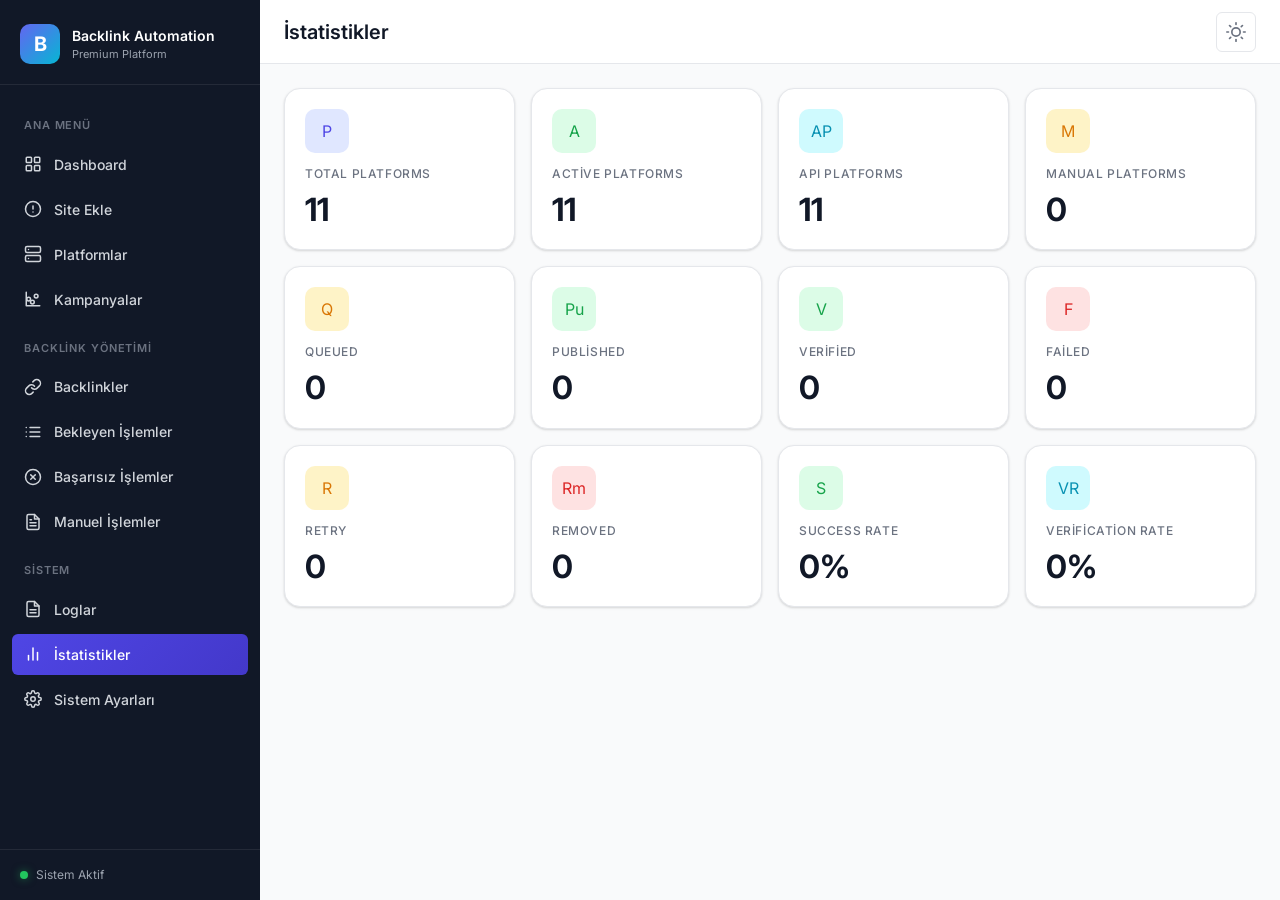
<file: statistics.html>
<!DOCTYPE html>
<html lang="tr" data-theme="light">
<head>
  <meta charset="UTF-8">
  <meta name="viewport" content="width=device-width, initial-scale=1.0">
  <title>İstatistikler — Premium Backlink Automation</title>
  <link rel="preconnect" href="https://fonts.googleapis.com">
  <link rel="preconnect" href="https://fonts.gstatic.com" crossorigin>
  <link href="https://fonts.googleapis.com/css2?family=Inter:wght@400;500;600;700&family=JetBrains+Mono:wght@400;500&display=swap" rel="stylesheet">
  <link rel="stylesheet" href="assets/style.css">
  <link rel="icon" type="image/svg+xml" href="data:image/svg+xml,<svg xmlns='http://www.w3.org/2000/svg' viewBox='0 0 100 100'><rect width='100' height='100' rx='20' fill='%234f46e5'/><text x='50' y='70' font-size='60' font-weight='bold' fill='white' text-anchor='middle'>B</text></svg>">
</head>
<body>
<div class="app-layout">
  <aside class="sidebar">
    <div class="sidebar-header"><div class="sidebar-logo"><div class="sidebar-logo-icon">B</div><div class="sidebar-logo-text">Backlink Automation<span>Premium Platform</span></div></div></div>
    <nav class="sidebar-nav">
      <div class="sidebar-nav-section">Ana Menü</div>
      <a href="index.html" class="sidebar-nav-item"><svg xmlns="http://www.w3.org/2000/svg" width="18" height="18" viewBox="0 0 24 24" fill="none" stroke="currentColor" stroke-width="2" stroke-linecap="round" stroke-linejoin="round"><rect x="3" y="3" width="7" height="7" rx="1"/><rect x="14" y="3" width="7" height="7" rx="1"/><rect x="3" y="14" width="7" height="7" rx="1"/><rect x="14" y="14" width="7" height="7" rx="1"/></svg> Dashboard</a>
      <a href="site.html" class="sidebar-nav-item"><svg xmlns="http://www.w3.org/2000/svg" width="18" height="18" viewBox="0 0 24 24" fill="none" stroke="currentColor" stroke-width="2" stroke-linecap="round" stroke-linejoin="round"><circle cx="12" cy="12" r="10"/><line x1="12" y1="8" x2="12" y2="12"/><line x1="12" y1="16" x2="12.01" y2="16"/></svg> Site Ekle</a>
      <a href="platforms.html" class="sidebar-nav-item"><svg xmlns="http://www.w3.org/2000/svg" width="18" height="18" viewBox="0 0 24 24" fill="none" stroke="currentColor" stroke-width="2" stroke-linecap="round" stroke-linejoin="round"><rect x="2" y="2" width="20" height="8" rx="2"/><rect x="2" y="14" width="20" height="8" rx="2"/><line x1="6" y1="6" x2="6.01" y2="6"/><line x1="6" y1="18" x2="6.01" y2="18"/></svg> Platformlar</a>
      <a href="campaigns.html" class="sidebar-nav-item"><svg xmlns="http://www.w3.org/2000/svg" width="18" height="18" viewBox="0 0 24 24" fill="none" stroke="currentColor" stroke-width="2" stroke-linecap="round" stroke-linejoin="round"><path d="M3 3v18h18"/><path d="M18.7 8a2.5 2.5 0 0 0-5 0 2.5 2.5 0 0 0 5 0z"/><path d="M8.7 12a2.5 2.5 0 0 0-5 0 2.5 2.5 0 0 0 5 0z"/><path d="M13.7 16a2.5 2.5 0 0 0-5 0 2.5 2.5 0 0 0 5 0z"/></svg> Kampanyalar</a>
      <div class="sidebar-nav-section">Backlink Yönetimi</div>
      <a href="backlinks.html" class="sidebar-nav-item"><svg xmlns="http://www.w3.org/2000/svg" width="18" height="18" viewBox="0 0 24 24" fill="none" stroke="currentColor" stroke-width="2" stroke-linecap="round" stroke-linejoin="round"><path d="M10 13a5 5 0 0 0 7.54.54l3-3a5 5 0 0 0-7.07-7.07l-1.72 1.71"/><path d="M14 11a5 5 0 0 0-7.54-.54l-3 3a5 5 0 0 0 7.07 7.07l1.71-1.71"/></svg> Backlinkler</a>
      <a href="queue.html" class="sidebar-nav-item"><svg xmlns="http://www.w3.org/2000/svg" width="18" height="18" viewBox="0 0 24 24" fill="none" stroke="currentColor" stroke-width="2" stroke-linecap="round" stroke-linejoin="round"><line x1="8" y1="6" x2="21" y2="6"/><line x1="8" y1="12" x2="21" y2="12"/><line x1="8" y1="18" x2="21" y2="18"/><line x1="3" y1="6" x2="3.01" y2="6"/><line x1="3" y1="12" x2="3.01" y2="12"/><line x1="3" y1="18" x2="3.01" y2="18"/></svg> Bekleyen İşlemler</a>
      <a href="failed.html" class="sidebar-nav-item"><svg xmlns="http://www.w3.org/2000/svg" width="18" height="18" viewBox="0 0 24 24" fill="none" stroke="currentColor" stroke-width="2" stroke-linecap="round" stroke-linejoin="round"><circle cx="12" cy="12" r="10"/><line x1="15" y1="9" x2="9" y2="15"/><line x1="9" y1="9" x2="15" y2="15"/></svg> Başarısız İşlemler</a>
      <a href="manual.html" class="sidebar-nav-item"><svg xmlns="http://www.w3.org/2000/svg" width="18" height="18" viewBox="0 0 24 24" fill="none" stroke="currentColor" stroke-width="2" stroke-linecap="round" stroke-linejoin="round"><path d="M14 2H6a2 2 0 0 0-2 2v16a2 2 0 0 0 2 2h12a2 2 0 0 0 2-2V8z"/><polyline points="14 2 14 8 20 8"/><line x1="16" y1="13" x2="8" y2="13"/><line x1="16" y1="17" x2="8" y2="17"/><polyline points="10 9 9 9 8 9"/></svg> Manuel İşlemler</a>
      <div class="sidebar-nav-section">Sistem</div>
      <a href="logs.html" class="sidebar-nav-item"><svg xmlns="http://www.w3.org/2000/svg" width="18" height="18" viewBox="0 0 24 24" fill="none" stroke="currentColor" stroke-width="2" stroke-linecap="round" stroke-linejoin="round"><path d="M14 2H6a2 2 0 0 0-2 2v16a2 2 0 0 0 2 2h12a2 2 0 0 0 2-2V8z"/><polyline points="14 2 14 8 20 8"/><line x1="16" y1="13" x2="8" y2="13"/><line x1="16" y1="17" x2="8" y2="17"/></svg> Loglar</a>
      <a href="statistics.html" class="sidebar-nav-item active"><svg xmlns="http://www.w3.org/2000/svg" width="18" height="18" viewBox="0 0 24 24" fill="none" stroke="currentColor" stroke-width="2" stroke-linecap="round" stroke-linejoin="round"><line x1="18" y1="20" x2="18" y2="10"/><line x1="12" y1="20" x2="12" y2="4"/><line x1="6" y1="20" x2="6" y2="14"/></svg> İstatistikler</a>
      <a href="settings.html" class="sidebar-nav-item"><svg xmlns="http://www.w3.org/2000/svg" width="18" height="18" viewBox="0 0 24 24" fill="none" stroke="currentColor" stroke-width="2" stroke-linecap="round" stroke-linejoin="round"><circle cx="12" cy="12" r="3"/><path d="M19.4 15a1.65 1.65 0 0 0 .33 1.82l.06.06a2 2 0 0 1 0 2.83 2 2 0 0 1-2.83 0l-.06-.06a1.65 1.65 0 0 0-1.82-.33 1.65 1.65 0 0 0-1 1.51V21a2 2 0 0 1-2 2 2 2 0 0 1-2-2v-.09A1.65 1.65 0 0 0 9 19.4a1.65 1.65 0 0 0-1.82.33l-.06.06a2 2 0 0 1-2.83 0 2 2 0 0 1 0-2.83l.06-.06a1.65 1.65 0 0 0 .33-1.82 1.65 1.65 0 0 0-1.51-1H3a2 2 0 0 1-2-2 2 2 0 0 1 2-2h.09A1.65 1.65 0 0 0 4.6 9a1.65 1.65 0 0 0-.33-1.82l-.06-.06a2 2 0 0 1 0-2.83 2 2 0 0 1 2.83 0l.06.06a1.65 1.65 0 0 0 1.82.33H9a1.65 1.65 0 0 0 1-1.51V3a2 2 0 0 1 2-2 2 2 0 0 1 2 2v.09a1.65 1.65 0 0 0 1 1.51 1.65 1.65 0 0 0 1.82-.33l.06-.06a2 2 0 0 1 2.83 0 2 2 0 0 1 0 2.83l-.06.06a1.65 1.65 0 0 0-.33 1.82V9a1.65 1.65 0 0 0 1.51 1H21a2 2 0 0 1 2 2 2 2 0 0 1-2 2h-.09a1.65 1.65 0 0 0-1.51 1z"/></svg> Sistem Ayarları</a>
    </nav>
    <div class="sidebar-footer"><div class="sidebar-status"><span class="status-dot active"></span><span>Sistem Aktif</span></div></div>
  </aside>
  <div class="main-content">
    <header class="header">
      <div style="display:flex;align-items:center;gap:12px">
        <button class="menu-toggle" id="menuToggle"><svg xmlns="http://www.w3.org/2000/svg" width="20" height="20" viewBox="0 0 24 24" fill="none" stroke="currentColor" stroke-width="2"><line x1="3" y1="12" x2="21" y2="12"/><line x1="3" y1="6" x2="21" y2="6"/><line x1="3" y1="18" x2="21" y2="18"/></svg></button>
        <span class="header-title">İstatistikler</span>
      </div>
      <div class="header-actions"><button class="theme-toggle" id="themeToggle"><svg xmlns="http://www.w3.org/2000/svg" width="20" height="20" viewBox="0 0 24 24" fill="none" stroke="currentColor" stroke-width="2" stroke-linecap="round" stroke-linejoin="round"><circle cx="12" cy="12" r="5"/><line x1="12" y1="1" x2="12" y2="3"/><line x1="12" y1="21" x2="12" y2="23"/><line x1="4.22" y1="4.22" x2="5.64" y2="5.64"/><line x1="18.36" y1="18.36" x2="19.78" y2="19.78"/><line x1="1" y1="12" x2="3" y2="12"/><line x1="21" y1="12" x2="23" y2="12"/><line x1="4.22" y1="19.78" x2="5.64" y2="18.36"/><line x1="18.36" y1="5.64" x2="19.78" y2="4.22"/></svg></button></div>
    </header>
    <main class="content-area">
      <div id="statsContent"></div>
    </main>
  </div>
</div>
<script src="assets/app.js"></script>
</body>
</html>
</file>
<file: assets/style.css>
:root {
  --primary-50: #eef2ff;
  --primary-100: #e0e7ff;
  --primary-200: #c7d2fe;
  --primary-300: #a5b4fc;
  --primary-400: #818cf8;
  --primary-500: #6366f1;
  --primary-600: #4f46e5;
  --primary-700: #4338ca;
  --primary-800: #3730a3;
  --primary-900: #312e81;

  --secondary-50: #ecfeff;
  --secondary-100: #cffafe;
  --secondary-200: #a5f3fc;
  --secondary-300: #67e8f9;
  --secondary-400: #22d3ee;
  --secondary-500: #06b6d4;
  --secondary-600: #0891b2;
  --secondary-700: #0e7490;
  --secondary-800: #155e75;
  --secondary-900: #164e63;

  --accent-400: #fb923c;
  --accent-500: #f97316;
  --accent-600: #ea580c;

  --success-50: #f0fdf4;
  --success-100: #dcfce7;
  --success-400: #4ade80;
  --success-500: #22c55e;
  --success-600: #16a34a;
  --success-700: #15803d;

  --warning-50: #fffbeb;
  --warning-100: #fef3c7;
  --warning-400: #fbbf24;
  --warning-500: #f59e0b;
  --warning-600: #d97706;

  --error-50: #fef2f2;
  --error-100: #fee2e2;
  --error-400: #f87171;
  --error-500: #ef4444;
  --error-600: #dc2626;
  --error-700: #b91c1c;

  --neutral-0: #ffffff;
  --neutral-50: #f9fafb;
  --neutral-100: #f3f4f6;
  --neutral-200: #e5e7eb;
  --neutral-300: #d1d5db;
  --neutral-400: #9ca3af;
  --neutral-500: #6b7280;
  --neutral-600: #4b5563;
  --neutral-700: #374151;
  --neutral-800: #1f2937;
  --neutral-850: #1a1f2e;
  --neutral-900: #111827;
  --neutral-950: #0a0e1a;

  --bg: var(--neutral-50);
  --bg-card: var(--neutral-0);
  --bg-sidebar: var(--neutral-900);
  --bg-header: var(--neutral-0);
  --text-primary: var(--neutral-900);
  --text-secondary: var(--neutral-500);
  --text-sidebar: var(--neutral-300);
  --text-sidebar-active: var(--neutral-0);
  --border: var(--neutral-200);
  --shadow-sm: 0 1px 2px rgba(0,0,0,0.05);
  --shadow: 0 1px 3px rgba(0,0,0,0.1), 0 1px 2px rgba(0,0,0,0.06);
  --shadow-md: 0 4px 6px -1px rgba(0,0,0,0.1), 0 2px 4px -2px rgba(0,0,0,0.1);
  --shadow-lg: 0 10px 15px -3px rgba(0,0,0,0.1), 0 4px 6px -4px rgba(0,0,0,0.1);

  --radius-sm: 6px;
  --radius: 10px;
  --radius-lg: 16px;
  --radius-xl: 24px;

  --sidebar-width: 260px;
  --header-height: 64px;

  --font-sans: 'Inter', -apple-system, BlinkMacSystemFont, 'Segoe UI', Roboto, sans-serif;
  --font-mono: 'JetBrains Mono', 'Fira Code', monospace;
}

[data-theme="dark"] {
  --bg: var(--neutral-950);
  --bg-card: var(--neutral-900);
  --bg-sidebar: var(--neutral-950);
  --bg-header: var(--neutral-900);
  --text-primary: var(--neutral-100);
  --text-secondary: var(--neutral-400);
  --text-sidebar: var(--neutral-400);
  --text-sidebar-active: var(--neutral-0);
  --border: var(--neutral-800);
  --shadow-sm: 0 1px 2px rgba(0,0,0,0.3);
  --shadow: 0 1px 3px rgba(0,0,0,0.4), 0 1px 2px rgba(0,0,0,0.3);
  --shadow-md: 0 4px 6px -1px rgba(0,0,0,0.4), 0 2px 4px -2px rgba(0,0,0,0.3);
  --shadow-lg: 0 10px 15px -3px rgba(0,0,0,0.5), 0 4px 6px -4px rgba(0,0,0,0.3);
}

* {
  margin: 0;
  padding: 0;
  box-sizing: border-box;
}

html {
  font-size: 16px;
  scroll-behavior: smooth;
}

body {
  font-family: var(--font-sans);
  background: var(--bg);
  color: var(--text-primary);
  line-height: 1.5;
  -webkit-font-smoothing: antialiased;
  -moz-osx-font-smoothing: grayscale;
  transition: background-color 0.3s ease, color 0.3s ease;
}

a { color: var(--primary-600); text-decoration: none; transition: color 0.2s; }
a:hover { color: var(--primary-700); }

/* Layout */
.app-layout {
  display: flex;
  min-height: 100vh;
}

.sidebar {
  width: var(--sidebar-width);
  background: var(--bg-sidebar);
  color: var(--text-sidebar);
  display: flex;
  flex-direction: column;
  position: fixed;
  top: 0;
  left: 0;
  bottom: 0;
  z-index: 100;
  transition: transform 0.3s ease;
  overflow-y: auto;
}

.sidebar-header {
  padding: 24px 20px 20px;
  border-bottom: 1px solid rgba(255,255,255,0.08);
}

.sidebar-logo {
  display: flex;
  align-items: center;
  gap: 12px;
}

.sidebar-logo-icon {
  width: 40px;
  height: 40px;
  background: linear-gradient(135deg, var(--primary-500), var(--secondary-500));
  border-radius: var(--radius);
  display: flex;
  align-items: center;
  justify-content: center;
  font-size: 20px;
  font-weight: 700;
  color: white;
  flex-shrink: 0;
}

.sidebar-logo-text {
  font-size: 14px;
  font-weight: 600;
  color: var(--neutral-0);
  line-height: 1.3;
}

.sidebar-logo-text span {
  display: block;
  font-size: 11px;
  font-weight: 400;
  color: var(--neutral-400);
  margin-top: 2px;
}

.sidebar-nav {
  flex: 1;
  padding: 16px 12px;
  display: flex;
  flex-direction: column;
  gap: 4px;
}

.sidebar-nav-section {
  font-size: 11px;
  font-weight: 600;
  text-transform: uppercase;
  letter-spacing: 0.08em;
  color: var(--neutral-500);
  padding: 16px 12px 6px;
}

.sidebar-nav-item {
  display: flex;
  align-items: center;
  gap: 12px;
  padding: 10px 12px;
  border-radius: var(--radius-sm);
  color: var(--text-sidebar);
  font-size: 14px;
  font-weight: 500;
  cursor: pointer;
  transition: all 0.2s;
  border: none;
  background: transparent;
  width: 100%;
  text-align: left;
}

.sidebar-nav-item:hover {
  background: rgba(255,255,255,0.06);
  color: var(--neutral-200);
}

.sidebar-nav-item.active {
  background: linear-gradient(135deg, var(--primary-600), var(--primary-700));
  color: var(--neutral-0);
}

.sidebar-nav-item svg {
  width: 18px;
  height: 18px;
  flex-shrink: 0;
}

.sidebar-footer {
  padding: 16px 20px;
  border-top: 1px solid rgba(255,255,255,0.08);
}

.sidebar-status {
  display: flex;
  align-items: center;
  gap: 8px;
  font-size: 12px;
  color: var(--neutral-400);
}

.status-dot {
  width: 8px;
  height: 8px;
  border-radius: 50%;
  display: inline-block;
}

.status-dot.active { background: var(--success-500); box-shadow: 0 0 8px rgba(34,197,94,0.5); }
.status-dot.inactive { background: var(--neutral-500); }
.status-dot.warning { background: var(--warning-500); }
.status-dot.error { background: var(--error-500); }

/* Main content */
.main-content {
  flex: 1;
  margin-left: var(--sidebar-width);
  display: flex;
  flex-direction: column;
  min-height: 100vh;
}

.header {
  height: var(--header-height);
  background: var(--bg-header);
  border-bottom: 1px solid var(--border);
  display: flex;
  align-items: center;
  justify-content: space-between;
  padding: 0 24px;
  position: sticky;
  top: 0;
  z-index: 50;
  transition: background-color 0.3s, border-color 0.3s;
}

.header-title {
  font-size: 20px;
  font-weight: 600;
  color: var(--text-primary);
}

.header-actions {
  display: flex;
  align-items: center;
  gap: 12px;
}

.theme-toggle {
  width: 40px;
  height: 40px;
  border-radius: var(--radius-sm);
  border: 1px solid var(--border);
  background: var(--bg-card);
  cursor: pointer;
  display: flex;
  align-items: center;
  justify-content: center;
  color: var(--text-secondary);
  transition: all 0.2s;
}

.theme-toggle:hover {
  border-color: var(--primary-400);
  color: var(--primary-500);
}

.menu-toggle {
  display: none;
  width: 40px;
  height: 40px;
  border-radius: var(--radius-sm);
  border: 1px solid var(--border);
  background: var(--bg-card);
  cursor: pointer;
  align-items: center;
  justify-content: center;
  color: var(--text-primary);
}

.content-area {
  flex: 1;
  padding: 24px;
  max-width: 1400px;
  width: 100%;
  margin: 0 auto;
}

/* Cards */
.card {
  background: var(--bg-card);
  border: 1px solid var(--border);
  border-radius: var(--radius-lg);
  padding: 24px;
  box-shadow: var(--shadow);
  transition: border-color 0.2s, box-shadow 0.2s;
}

.card-header {
  display: flex;
  align-items: center;
  justify-content: space-between;
  margin-bottom: 20px;
}

.card-title {
  font-size: 16px;
  font-weight: 600;
  color: var(--text-primary);
}

.card-subtitle {
  font-size: 13px;
  color: var(--text-secondary);
  margin-top: 4px;
}

/* Stat cards */
.stat-grid {
  display: grid;
  grid-template-columns: repeat(auto-fit, minmax(200px, 1fr));
  gap: 16px;
  margin-bottom: 24px;
}

.stat-card {
  background: var(--bg-card);
  border: 1px solid var(--border);
  border-radius: var(--radius-lg);
  padding: 20px;
  box-shadow: var(--shadow);
  transition: transform 0.2s, box-shadow 0.2s;
}

.stat-card:hover {
  transform: translateY(-2px);
  box-shadow: var(--shadow-md);
}

.stat-card-label {
  font-size: 12px;
  font-weight: 500;
  color: var(--text-secondary);
  text-transform: uppercase;
  letter-spacing: 0.05em;
  margin-bottom: 8px;
}

.stat-card-value {
  font-size: 32px;
  font-weight: 700;
  color: var(--text-primary);
  line-height: 1.2;
}

.stat-card-icon {
  width: 44px;
  height: 44px;
  border-radius: var(--radius);
  display: flex;
  align-items: center;
  justify-content: center;
  margin-bottom: 12px;
}

.stat-card-icon.primary { background: var(--primary-100); color: var(--primary-600); }
.stat-card-icon.success { background: var(--success-100); color: var(--success-600); }
.stat-card-icon.warning { background: var(--warning-100); color: var(--warning-600); }
.stat-card-icon.error { background: var(--error-100); color: var(--error-600); }
.stat-card-icon.secondary { background: var(--secondary-100); color: var(--secondary-600); }
.stat-card-icon.accent { background: #ffedd5; color: var(--accent-600); }

[data-theme="dark"] .stat-card-icon.primary { background: rgba(99,102,241,0.15); color: var(--primary-400); }
[data-theme="dark"] .stat-card-icon.success { background: rgba(34,197,94,0.15); color: var(--success-400); }
[data-theme="dark"] .stat-card-icon.warning { background: rgba(245,158,11,0.15); color: var(--warning-400); }
[data-theme="dark"] .stat-card-icon.error { background: rgba(239,68,68,0.15); color: var(--error-400); }
[data-theme="dark"] .stat-card-icon.secondary { background: rgba(6,182,212,0.15); color: var(--secondary-400); }
[data-theme="dark"] .stat-card-icon.accent { background: rgba(249,115,22,0.15); color: var(--accent-500); }

/* Hero card */
.hero-card {
  background: linear-gradient(135deg, var(--primary-600), var(--primary-800));
  border-radius: var(--radius-xl);
  padding: 32px;
  color: white;
  margin-bottom: 24px;
  position: relative;
  overflow: hidden;
}

.hero-card::after {
  content: '';
  position: absolute;
  top: -50%;
  right: -10%;
  width: 300px;
  height: 300px;
  background: radial-gradient(circle, rgba(255,255,255,0.1) 0%, transparent 70%);
  border-radius: 50%;
}

.hero-card h1 {
  font-size: 28px;
  font-weight: 700;
  margin-bottom: 8px;
  position: relative;
  z-index: 1;
}

.hero-card p {
  font-size: 15px;
  opacity: 0.85;
  position: relative;
  z-index: 1;
}

.hero-card-info {
  display: flex;
  gap: 32px;
  margin-top: 24px;
  position: relative;
  z-index: 1;
  flex-wrap: wrap;
}

.hero-info-item {
  display: flex;
  flex-direction: column;
  gap: 4px;
}

.hero-info-label {
  font-size: 12px;
  opacity: 0.7;
  text-transform: uppercase;
  letter-spacing: 0.05em;
}

.hero-info-value {
  font-size: 16px;
  font-weight: 600;
}

.hero-info-value .status-dot {
  margin-right: 6px;
}

/* Tables */
.table-container {
  overflow-x: auto;
  border-radius: var(--radius);
  border: 1px solid var(--border);
}

table {
  width: 100%;
  border-collapse: collapse;
  font-size: 14px;
}

th {
  text-align: left;
  padding: 12px 16px;
  font-weight: 600;
  font-size: 12px;
  text-transform: uppercase;
  letter-spacing: 0.05em;
  color: var(--text-secondary);
  background: var(--neutral-100);
  border-bottom: 1px solid var(--border);
  white-space: nowrap;
}

[data-theme="dark"] th { background: var(--neutral-850); }

td {
  padding: 14px 16px;
  border-bottom: 1px solid var(--border);
  color: var(--text-primary);
  vertical-align: middle;
}

tr:last-child td { border-bottom: none; }
tr:hover { background: var(--neutral-50); }

[data-theme="dark"] tr:hover { background: var(--neutral-850); }

/* Badges */
.badge {
  display: inline-flex;
  align-items: center;
  gap: 6px;
  padding: 4px 10px;
  border-radius: 100px;
  font-size: 12px;
  font-weight: 600;
  white-space: nowrap;
}

.badge-success { background: var(--success-100); color: var(--success-700); }
.badge-warning { background: var(--warning-100); color: var(--warning-600); }
.badge-error { background: var(--error-100); color: var(--error-700); }
.badge-primary { background: var(--primary-100); color: var(--primary-700); }
.badge-secondary { background: var(--secondary-100); color: var(--secondary-700); }
.badge-neutral { background: var(--neutral-100); color: var(--neutral-600); }

[data-theme="dark"] .badge-success { background: rgba(34,197,94,0.15); color: var(--success-400); }
[data-theme="dark"] .badge-warning { background: rgba(245,158,11,0.15); color: var(--warning-400); }
[data-theme="dark"] .badge-error { background: rgba(239,68,68,0.15); color: var(--error-400); }
[data-theme="dark"] .badge-primary { background: rgba(99,102,241,0.15); color: var(--primary-400); }
[data-theme="dark"] .badge-secondary { background: rgba(6,182,212,0.15); color: var(--secondary-400); }
[data-theme="dark"] .badge-neutral { background: var(--neutral-800); color: var(--neutral-400); }

/* Forms */
.form-group {
  margin-bottom: 20px;
}

.form-label {
  display: block;
  font-size: 14px;
  font-weight: 500;
  color: var(--text-primary);
  margin-bottom: 6px;
}

.form-label .required { color: var(--error-500); }

.form-input,
.form-select,
.form-textarea {
  width: 100%;
  padding: 10px 14px;
  border: 1px solid var(--border);
  border-radius: var(--radius-sm);
  font-size: 14px;
  font-family: var(--font-sans);
  color: var(--text-primary);
  background: var(--bg-card);
  transition: border-color 0.2s, box-shadow 0.2s;
}

.form-input:focus,
.form-select:focus,
.form-textarea:focus {
  outline: none;
  border-color: var(--primary-500);
  box-shadow: 0 0 0 3px var(--primary-100);
}

[data-theme="dark"] .form-input:focus,
[data-theme="dark"] .form-select:focus,
[data-theme="dark"] .form-textarea:focus {
  box-shadow: 0 0 0 3px rgba(99,102,241,0.2);
}

.form-textarea {
  min-height: 100px;
  resize: vertical;
}

.form-hint {
  font-size: 12px;
  color: var(--text-secondary);
  margin-top: 4px;
}

.form-row {
  display: grid;
  grid-template-columns: 1fr 1fr;
  gap: 16px;
}

.form-row-3 {
  display: grid;
  grid-template-columns: 1fr 1fr 1fr;
  gap: 16px;
}

/* Buttons */
.btn {
  display: inline-flex;
  align-items: center;
  gap: 8px;
  padding: 10px 20px;
  border-radius: var(--radius-sm);
  font-size: 14px;
  font-weight: 600;
  cursor: pointer;
  border: 1px solid transparent;
  transition: all 0.2s;
  font-family: var(--font-sans);
}

.btn-primary {
  background: var(--primary-600);
  color: white;
}

.btn-primary:hover {
  background: var(--primary-700);
  transform: translateY(-1px);
  box-shadow: var(--shadow-md);
}

.btn-secondary {
  background: var(--bg-card);
  color: var(--text-primary);
  border-color: var(--border);
}

.btn-secondary:hover {
  border-color: var(--primary-400);
  color: var(--primary-600);
}

.btn-success {
  background: var(--success-600);
  color: white;
}

.btn-success:hover { background: var(--success-700); }

.btn-danger {
  background: var(--error-600);
  color: white;
}

.btn-danger:hover { background: var(--error-700); }

.btn-sm {
  padding: 6px 14px;
  font-size: 13px;
}

.btn:disabled {
  opacity: 0.5;
  cursor: not-allowed;
}

/* Toggle switch */
.toggle {
  position: relative;
  display: inline-block;
  width: 48px;
  height: 26px;
}

.toggle input { display: none; }

.toggle-slider {
  position: absolute;
  cursor: pointer;
  top: 0; left: 0; right: 0; bottom: 0;
  background: var(--neutral-300);
  border-radius: 100px;
  transition: 0.3s;
}

.toggle-slider::before {
  content: '';
  position: absolute;
  height: 20px;
  width: 20px;
  left: 3px;
  bottom: 3px;
  background: white;
  border-radius: 50%;
  transition: 0.3s;
  box-shadow: 0 2px 4px rgba(0,0,0,0.2);
}

.toggle input:checked + .toggle-slider { background: var(--success-500); }
.toggle input:checked + .toggle-slider::before { transform: translateX(22px); }

/* Progress bar */
.progress-bar {
  width: 100%;
  height: 8px;
  background: var(--neutral-200);
  border-radius: 100px;
  overflow: hidden;
}

[data-theme="dark"] .progress-bar { background: var(--neutral-800); }

.progress-bar-fill {
  height: 100%;
  border-radius: 100px;
  transition: width 0.5s ease;
}

.progress-bar-fill.success { background: var(--success-500); }
.progress-bar-fill.warning { background: var(--warning-500); }
.progress-bar-fill.error { background: var(--error-500); }
.progress-bar-fill.primary { background: var(--primary-500); }

/* Activity list */
.activity-list {
  display: flex;
  flex-direction: column;
  gap: 8px;
}

.activity-item {
  display: flex;
  align-items: center;
  justify-content: space-between;
  padding: 12px 16px;
  border-radius: var(--radius-sm);
  background: var(--neutral-50);
  border: 1px solid var(--border);
  transition: background 0.2s;
}

[data-theme="dark"] .activity-item { background: var(--neutral-850); }

.activity-item:hover {
  background: var(--neutral-100);
}

[data-theme="dark"] .activity-item:hover { background: var(--neutral-800); }

.activity-platform {
  display: flex;
  align-items: center;
  gap: 10px;
  font-size: 14px;
  font-weight: 500;
}

.activity-platform-icon {
  width: 32px;
  height: 32px;
  border-radius: var(--radius-sm);
  background: var(--primary-100);
  color: var(--primary-600);
  display: flex;
  align-items: center;
  justify-content: center;
  font-size: 14px;
  font-weight: 700;
}

[data-theme="dark"] .activity-platform-icon {
  background: rgba(99,102,241,0.15);
  color: var(--primary-400);
}

/* Health bars */
.health-bar-item {
  margin-bottom: 16px;
}

.health-bar-header {
  display: flex;
  justify-content: space-between;
  align-items: center;
  margin-bottom: 6px;
}

.health-bar-label {
  font-size: 13px;
  font-weight: 500;
  color: var(--text-primary);
}

.health-bar-value {
  font-size: 13px;
  font-weight: 600;
  color: var(--text-secondary);
}

/* Filters */
.filter-bar {
  display: flex;
  gap: 12px;
  margin-bottom: 20px;
  flex-wrap: wrap;
}

.filter-bar .form-input,
.filter-bar .form-select {
  width: auto;
  min-width: 150px;
}

.filter-search {
  flex: 1;
  min-width: 200px;
}

/* Empty state */
.empty-state {
  text-align: center;
  padding: 48px 24px;
  color: var(--text-secondary);
}

.empty-state-icon {
  font-size: 48px;
  margin-bottom: 16px;
  opacity: 0.3;
}

.empty-state-text {
  font-size: 15px;
}

/* Grid layouts */
.grid-2 {
  display: grid;
  grid-template-columns: 1fr 1fr;
  gap: 24px;
}

.grid-3 {
  display: grid;
  grid-template-columns: 1fr 1fr 1fr;
  gap: 24px;
}

/* Toast */
.toast-container {
  position: fixed;
  bottom: 24px;
  right: 24px;
  z-index: 9999;
  display: flex;
  flex-direction: column;
  gap: 8px;
}

.toast {
  background: var(--bg-card);
  border: 1px solid var(--border);
  border-radius: var(--radius);
  padding: 14px 20px;
  box-shadow: var(--shadow-lg);
  font-size: 14px;
  display: flex;
  align-items: center;
  gap: 10px;
  animation: slideIn 0.3s ease;
  max-width: 400px;
}

.toast.success { border-left: 4px solid var(--success-500); }
.toast.error { border-left: 4px solid var(--error-500); }
.toast.warning { border-left: 4px solid var(--warning-500); }
.toast.info { border-left: 4px solid var(--primary-500); }

@keyframes slideIn {
  from { transform: translateX(100%); opacity: 0; }
  to { transform: translateX(0); opacity: 1; }
}

@keyframes slideOut {
  from { transform: translateX(0); opacity: 1; }
  to { transform: translateX(100%); opacity: 0; }
}

/* Modal */
.modal-overlay {
  position: fixed;
  top: 0; left: 0; right: 0; bottom: 0;
  background: rgba(0,0,0,0.5);
  z-index: 200;
  display: none;
  align-items: center;
  justify-content: center;
  padding: 24px;
}

.modal-overlay.active { display: flex; }

.modal {
  background: var(--bg-card);
  border-radius: var(--radius-lg);
  max-width: 600px;
  width: 100%;
  max-height: 90vh;
  overflow-y: auto;
  box-shadow: var(--shadow-lg);
  animation: modalIn 0.3s ease;
}

@keyframes modalIn {
  from { transform: scale(0.95); opacity: 0; }
  to { transform: scale(1); opacity: 1; }
}

.modal-header {
  display: flex;
  align-items: center;
  justify-content: space-between;
  padding: 20px 24px;
  border-bottom: 1px solid var(--border);
}

.modal-title {
  font-size: 18px;
  font-weight: 600;
}

.modal-close {
  width: 32px;
  height: 32px;
  border: none;
  background: transparent;
  cursor: pointer;
  border-radius: var(--radius-sm);
  display: flex;
  align-items: center;
  justify-content: center;
  color: var(--text-secondary);
  transition: background 0.2s;
}

.modal-close:hover { background: var(--neutral-100); color: var(--text-primary); }

.modal-body { padding: 24px; }
.modal-footer {
  padding: 16px 24px;
  border-top: 1px solid var(--border);
  display: flex;
  justify-content: flex-end;
  gap: 12px;
}

/* Responsive */
@media (max-width: 1024px) {
  .grid-2, .grid-3 { grid-template-columns: 1fr; }
  .form-row, .form-row-3 { grid-template-columns: 1fr; }
}

@media (max-width: 768px) {
  .sidebar {
    transform: translateX(-100%);
  }
  .sidebar.open { transform: translateX(0); }
  .main-content { margin-left: 0; }
  .menu-toggle { display: flex; }
  .content-area { padding: 16px; }
  .stat-grid { grid-template-columns: 1fr 1fr; }
  .hero-card { padding: 24px; }
  .hero-card h1 { font-size: 22px; }
  .hero-card-info { gap: 16px; }
}

@media (max-width: 480px) {
  .stat-grid { grid-template-columns: 1fr; }
  .header { padding: 0 12px; }
  .header-title { font-size: 16px; }
}

/* Scrollbar */
::-webkit-scrollbar { width: 8px; height: 8px; }
::-webkit-scrollbar-track { background: transparent; }
::-webkit-scrollbar-thumb { background: var(--neutral-300); border-radius: 100px; }
::-webkit-scrollbar-thumb:hover { background: var(--neutral-400); }

[data-theme="dark"] ::-webkit-scrollbar-thumb { background: var(--neutral-700); }

/* Quality score indicator */
.quality-score {
  display: inline-flex;
  align-items: center;
  gap: 6px;
  font-weight: 600;
  font-size: 13px;
}

.quality-score.high { color: var(--success-600); }
.quality-score.medium { color: var(--warning-600); }
.quality-score.low { color: var(--error-600); }

[data-theme="dark"] .quality-score.high { color: var(--success-400); }
[data-theme="dark"] .quality-score.medium { color: var(--warning-400); }
[data-theme="dark"] .quality-score.low { color: var(--error-400); }

/* Content loader */
.loading {
  display: flex;
  align-items: center;
  justify-content: center;
  padding: 48px;
}

.spinner {
  width: 32px;
  height: 32px;
  border: 3px solid var(--neutral-200);
  border-top-color: var(--primary-500);
  border-radius: 50%;
  animation: spin 0.8s linear infinite;
}

[data-theme="dark"] .spinner { border-color: var(--neutral-700); border-top-color: var(--primary-400); }

@keyframes spin { to { transform: rotate(360deg); } }

/* Export buttons */
.export-buttons {
  display: flex;
  gap: 8px;
}

/* Settings sections */
.settings-section {
  margin-bottom: 32px;
}

.settings-section-title {
  font-size: 16px;
  font-weight: 600;
  margin-bottom: 16px;
  padding-bottom: 8px;
  border-bottom: 1px solid var(--border);
}

.settings-row {
  display: flex;
  align-items: center;
  justify-content: space-between;
  padding: 12px 0;
  border-bottom: 1px solid var(--border);
}

.settings-row:last-child { border-bottom: none; }

.settings-row-label {
  font-size: 14px;
  font-weight: 500;
}

.settings-row-desc {
  font-size: 12px;
  color: var(--text-secondary);
  margin-top: 2px;
}

/* Platform card */
.platform-card {
  background: var(--bg-card);
  border: 1px solid var(--border);
  border-radius: var(--radius-lg);
  padding: 20px;
  box-shadow: var(--shadow);
  transition: transform 0.2s, box-shadow 0.2s;
}

.platform-card:hover {
  transform: translateY(-2px);
  box-shadow: var(--shadow-md);
}

.platform-card-header {
  display: flex;
  align-items: center;
  justify-content: space-between;
  margin-bottom: 16px;
}

.platform-card-name {
  display: flex;
  align-items: center;
  gap: 12px;
  font-size: 16px;
  font-weight: 600;
}

.platform-card-icon {
  width: 40px;
  height: 40px;
  border-radius: var(--radius);
  background: linear-gradient(135deg, var(--primary-500), var(--secondary-500));
  display: flex;
  align-items: center;
  justify-content: center;
  color: white;
  font-weight: 700;
  font-size: 16px;
}

.platform-card-details {
  display: flex;
  flex-direction: column;
  gap: 8px;
  font-size: 13px;
  color: var(--text-secondary);
}

.platform-card-detail {
  display: flex;
  justify-content: space-between;
}

.platform-card-detail strong { color: var(--text-primary); font-weight: 500; }

.platform-grid {
  display: grid;
  grid-template-columns: repeat(auto-fill, minmax(280px, 1fr));
  gap: 16px;
}
</file>
